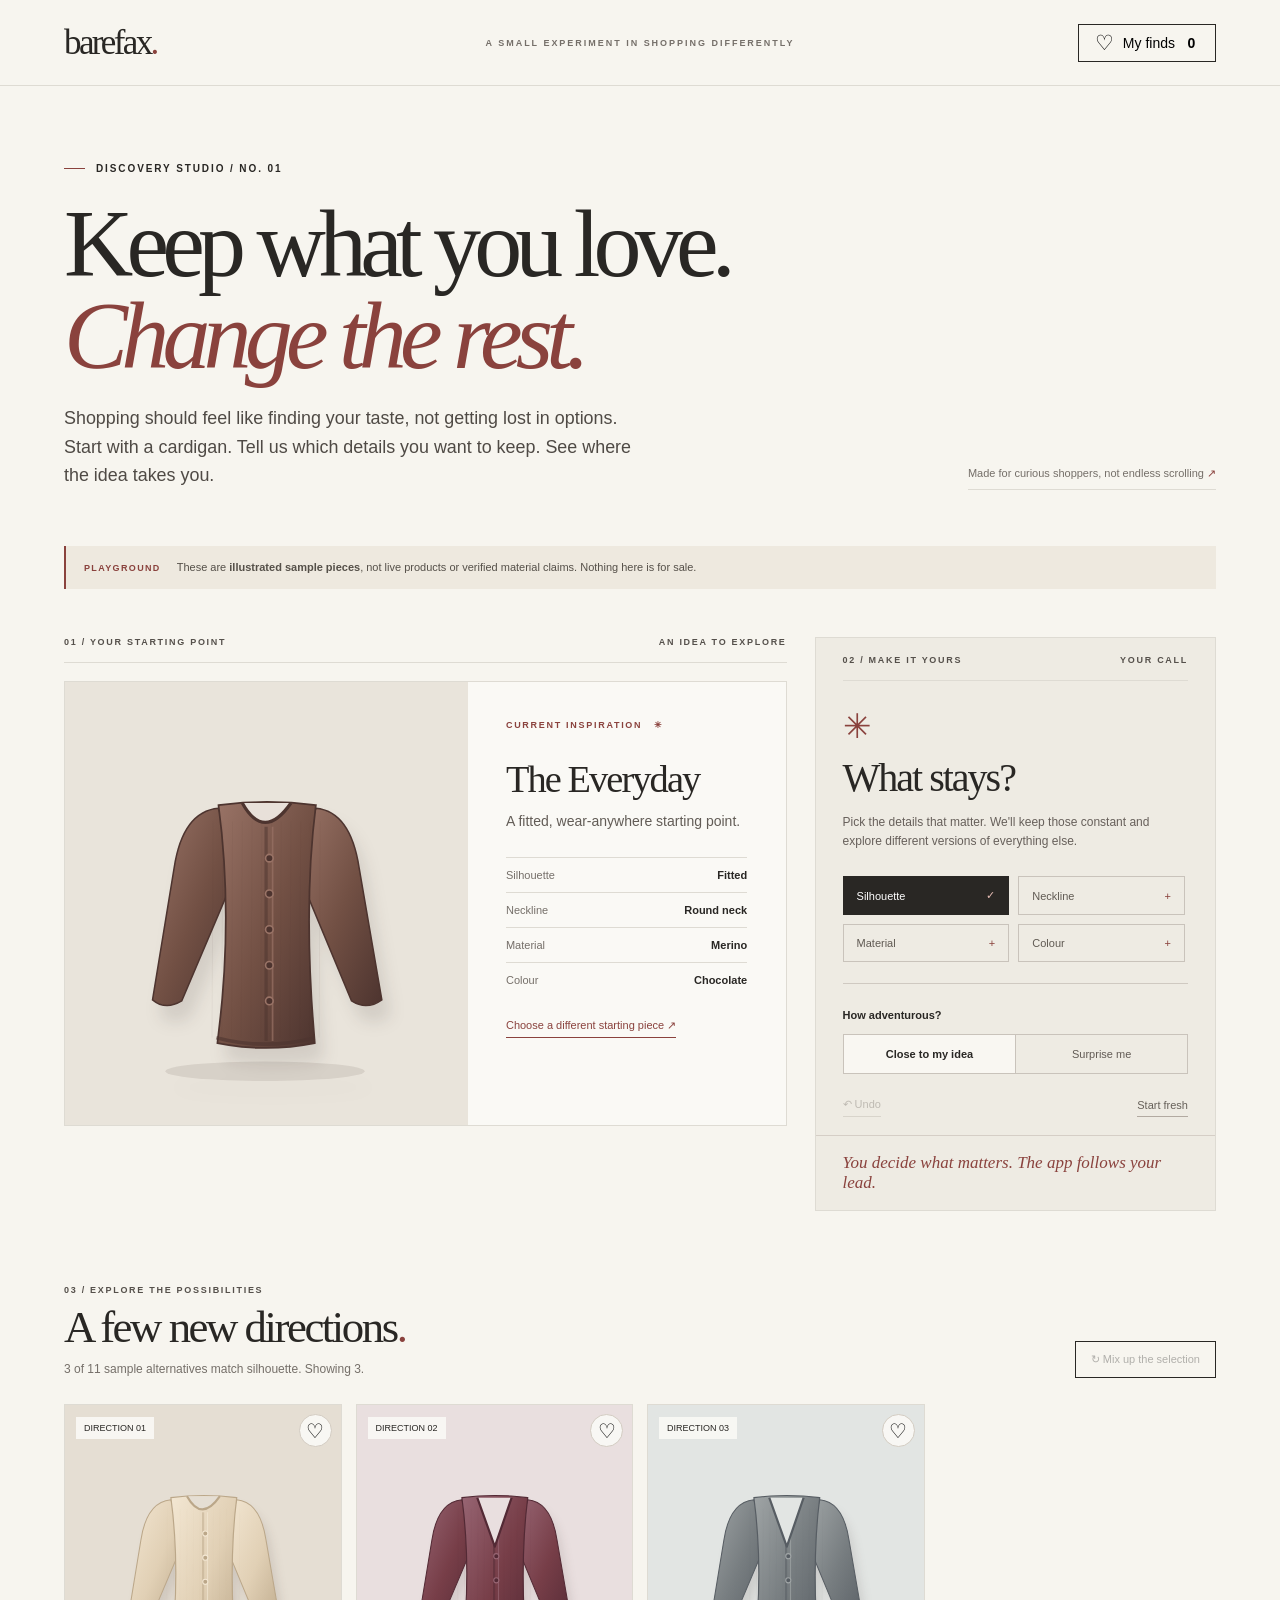
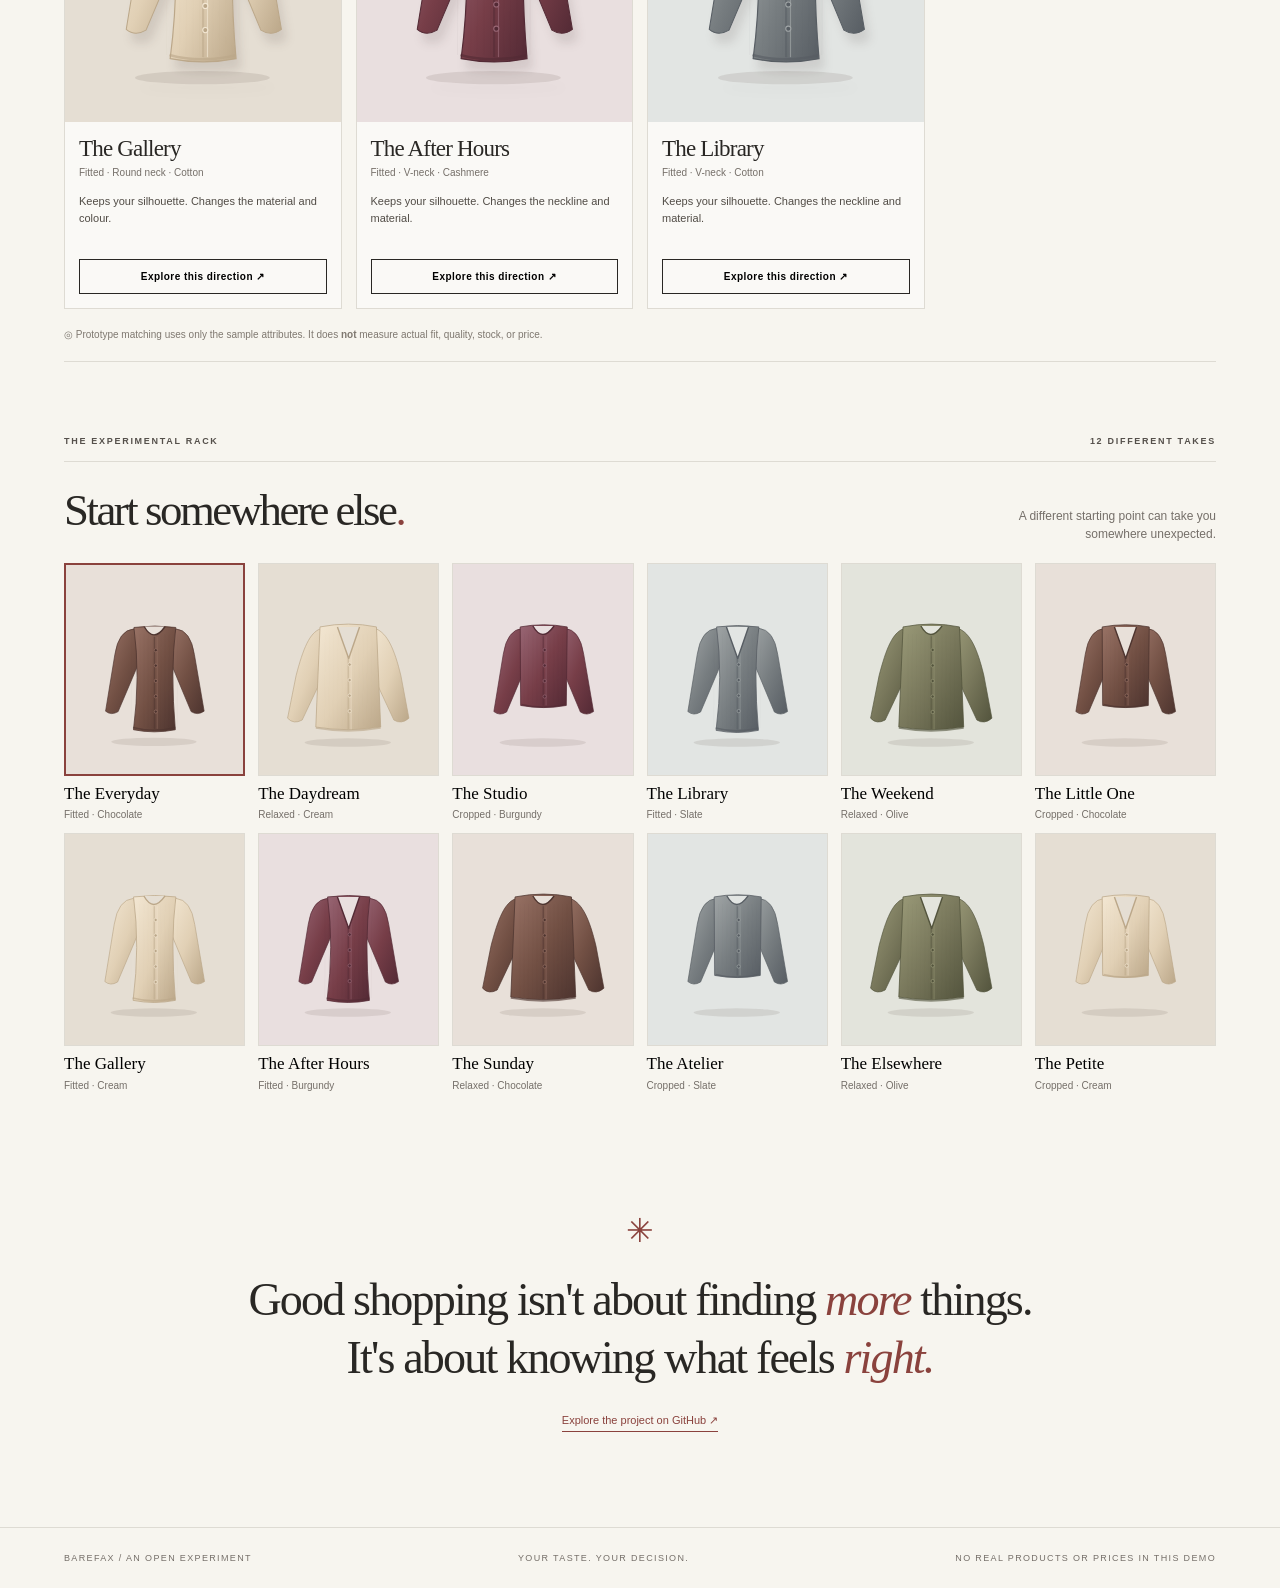
<file: studio/index.html>
<!doctype html>
<html lang="en">
<head>
  <meta charset="utf-8">
  <meta name="viewport" content="width=device-width, initial-scale=1">
  <meta name="color-scheme" content="light">
  <title>Barefax Studio — an experiment in shopping differently</title>
  <link rel="stylesheet" href="./styles.css">
  <script defer src="./app.js"></script>
</head>
<body>
  <a class="skip-link" href="#main">Skip to discovery</a>
  <div class="site-shell">
    <header class="masthead">
      <a class="brand" href="./index.html" aria-label="Barefax Studio home">barefax<span class="brand-dot">.</span></a>
      <span class="masthead-center">A SMALL EXPERIMENT IN SHOPPING DIFFERENTLY</span>
      <button type="button" class="saved-trigger" id="open-saved" aria-haspopup="dialog">
        <span class="icon-heart" aria-hidden="true">♡</span> My finds <span class="count" id="saved-count">0</span>
      </button>
    </header>

    <main id="main">
      <section class="intro">
        <div class="eyebrow"><span class="eyebrow-mark"></span> DISCOVERY STUDIO / NO. 01</div>
        <h1>Keep what you love.<br><em>Change the rest.</em></h1>
        <div class="intro-bottom">
          <p>Shopping should feel like finding your taste, not getting lost in options. Start with a cardigan. Tell us which details you want to keep. See where the idea takes you.</p>
          <div class="proof-pill">Made for curious shoppers, not endless scrolling <span aria-hidden="true">↗</span></div>
        </div>
      </section>

      <div class="demo-notice" role="note">
        <span class="demo-label">PLAYGROUND</span>
        <span>These are <strong>illustrated sample pieces</strong>, not live products or verified material claims. Nothing here is for sale.</span>
      </div>

      <section class="workspace" aria-label="Your discovery workspace">
        <div class="main-study">
          <div class="section-head"><span>01 / YOUR STARTING POINT</span><span>AN IDEA TO EXPLORE</span></div>
          <div class="hero-card">
            <div class="hero-visual" id="hero-art" aria-hidden="true"></div>
            <div class="hero-details">
              <div class="mini-eyebrow">CURRENT INSPIRATION <span aria-hidden="true">✳</span></div>
              <h2 id="hero-name">The Everyday</h2>
              <p id="hero-description">A considered starting point.</p>
              <div class="detail-grid" id="hero-details"></div>
              <button class="text-link" id="change-seed" type="button">Choose a different starting piece <span aria-hidden="true">↗</span></button>
            </div>
          </div>
        </div>

        <aside class="refinement" aria-labelledby="refine-heading">
          <div class="section-head"><span>02 / MAKE IT YOURS</span><span>YOUR CALL</span></div>
          <div class="refine-inner">
            <div class="tiny-icon" aria-hidden="true">✳</div>
            <h2 id="refine-heading">What stays?</h2>
            <p>Pick the details that matter. We'll keep those constant and explore different versions of everything else.</p>
            <div class="keep-controls" id="keep-controls" role="group" aria-label="Features to preserve">
              <button class="keep-chip" type="button" data-keep="silhouette" aria-pressed="true">Silhouette <span aria-hidden="true">✓</span></button>
              <button class="keep-chip" type="button" data-keep="neckline" aria-pressed="false">Neckline <span aria-hidden="true">✓</span></button>
              <button class="keep-chip" type="button" data-keep="material" aria-pressed="false">Material <span aria-hidden="true">+</span></button>
              <button class="keep-chip" type="button" data-keep="colour" aria-pressed="false">Colour <span aria-hidden="true">+</span></button>
            </div>

            <div class="fine-rule"></div>
            <h3>How adventurous?</h3>
            <div class="mode-switch" role="group" aria-label="Discovery direction">
              <button type="button" data-mode="close" class="mode-button" aria-pressed="true">Close to my idea</button>
              <button type="button" data-mode="surprise" class="mode-button" aria-pressed="false">Surprise me</button>
            </div>
            <div class="refine-actions">
              <button class="button-quiet" type="button" id="undo" disabled>↶ Undo</button>
              <button class="button-quiet" type="button" id="reset">Start fresh</button>
            </div>
          </div>
          <div class="refine-note">You decide what matters. The app follows your lead.</div>
        </aside>
      </section>

      <section class="alternatives" id="alternatives" aria-labelledby="alternatives-heading">
        <div class="results-header">
          <div>
            <div class="section-head"><span>03 / EXPLORE THE POSSIBILITIES</span></div>
            <h2 id="alternatives-heading">A few new directions<span class="period">.</span></h2>
            <p id="result-explanation" aria-live="polite">Keeping your chosen details in mind.</p>
          </div>
          <button type="button" id="reshuffle" class="shuffle-button">↻ Mix up the selection</button>
        </div>
        <div id="results" class="product-grid" aria-live="polite"></div>
        <div id="empty-results" class="empty-message" hidden>
          <span class="empty-star" aria-hidden="true">✳</span>
          <h3>That's a very specific vision.</h3>
          <p>No other sample piece has every detail you asked to keep. Unselect one detail to see more options—we won't quietly ignore your choices.</p>
        </div>
        <div class="method-note"><span aria-hidden="true">◎</span> Prototype matching uses only the sample attributes. It does <strong>not</strong> measure actual fit, quality, stock, or price.</div>
      </section>

      <section class="inspiration" id="inspiration" aria-labelledby="inspiration-heading">
        <div class="section-head"><span>THE EXPERIMENTAL RACK</span><span>12 DIFFERENT TAKES</span></div>
        <div class="inspiration-top">
          <h2 id="inspiration-heading">Start somewhere else<span class="period">.</span></h2>
          <p>A different starting point can take you somewhere unexpected.</p>
        </div>
        <div class="rack-grid" id="rack"></div>
      </section>

      <section class="closer">
        <span class="closer-star" aria-hidden="true">✳</span>
        <p>Good shopping isn't about finding <em>more</em> things.<br>It's about knowing what feels <em>right.</em></p>
        <a class="text-link" href="https://github.com/desiraesidhu17-del/worth-it-scorer" target="_blank" rel="noopener noreferrer">Explore the project on GitHub ↗</a>
      </section>
    </main>
    <footer class="footer"><span>BAREFAX / AN OPEN EXPERIMENT</span><span>YOUR TASTE. YOUR DECISION.</span><span>NO REAL PRODUCTS OR PRICES IN THIS DEMO</span></footer>
  </div>

  <dialog id="saved-dialog" class="studio-dialog" aria-labelledby="saved-heading">
    <div class="dialog-heading">
      <div><span class="mini-eyebrow">YOUR LITTLE COLLECTION</span><h2 id="saved-heading">Things worth keeping.</h2></div>
      <button type="button" class="close-dialog" data-close="saved-dialog" aria-label="Close saved finds">✕</button>
    </div>
    <p class="dialog-help">Saved on this browser only. Nothing is uploaded or shared. Choose two or three pieces to compare their demo attributes.</p>
    <div id="saved-items" class="saved-items"></div>
    <div class="dialog-actions">
      <button type="button" id="compare-saved" class="button-primary" disabled>Compare selected</button>
      <button type="button" data-close="saved-dialog" class="button-secondary">Back to exploring</button>
    </div>
  </dialog>

  <dialog id="compare-dialog" class="studio-dialog compare-dialog" aria-labelledby="compare-heading">
    <div class="dialog-heading">
      <div><span class="mini-eyebrow">SIDE BY SIDE</span><h2 id="compare-heading">See what changes.</h2></div>
      <button type="button" class="close-dialog" data-close="compare-dialog" aria-label="Close comparison">✕</button>
    </div>
    <div id="comparison" class="comparison-table"></div>
    <p class="dialog-help">This is an attribute comparison of fictional examples, not a product-quality verdict. Later, verified Barefax evidence can live here.</p>
    <div class="dialog-actions"><button type="button" class="button-primary" data-close="compare-dialog">Keep exploring</button></div>
  </dialog>
</body>
</html>
</file>
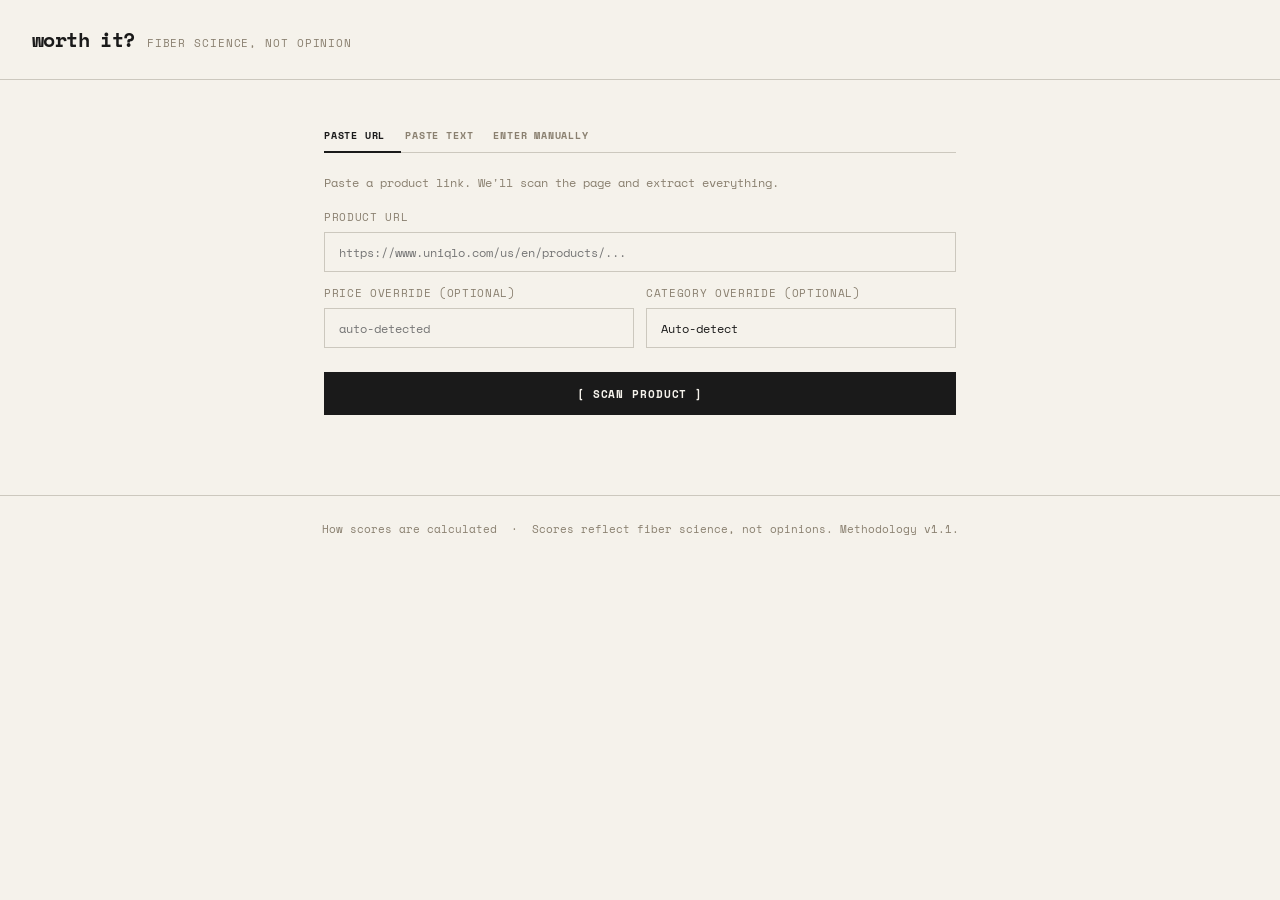
<file: templates/index.html>
<!DOCTYPE html>
<html lang="en">
<head>
  <meta charset="UTF-8" />
  <meta name="viewport" content="width=device-width, initial-scale=1.0" />
  <title>Worth It?</title>
  <link rel="preconnect" href="https://fonts.googleapis.com" />
  <link rel="preconnect" href="https://fonts.gstatic.com" crossorigin />
  <link href="https://fonts.googleapis.com/css2?family=Space+Mono:ital,wght@0,400;0,700;1,400&display=swap" rel="stylesheet" />
  <link rel="stylesheet" href="/static/style.css" />
</head>
<body>

  <header>
    <span class="logo">worth it?</span>
    <span class="tagline">fiber science, not opinion</span>
  </header>

  <main>
    <!-- Input panel -->
    <section id="input-panel">
      <div class="tabs">
        <button class="tab active" data-tab="url">Paste URL</button>
        <button class="tab" data-tab="text">Paste text</button>
        <button class="tab" data-tab="manual">Enter manually</button>
      </div>

      <!-- ── Tab A: URL scan ──────────────────────────────────────────────── -->
      <div id="url-form" class="tab-content active">
        <p class="tab-hint">Paste a product link. We'll scan the page and extract everything.</p>
        <div class="field">
          <label for="url-input">Product URL</label>
          <input
            id="url-input"
            type="url"
            placeholder="https://www.uniqlo.com/us/en/products/..."
            autocomplete="off"
            spellcheck="false"
          />
        </div>
        <div class="field-row two-col" style="margin-top:12px">
          <div class="field">
            <label for="price-url">Price override <span class="optional">(optional)</span></label>
            <input id="price-url" type="number" min="0" step="0.01" placeholder="auto-detected" />
          </div>
          <div class="field">
            <label for="category-url">Category override <span class="optional">(optional)</span></label>
            <select id="category-url">
              <option value="">Auto-detect</option>
              <option value="sweater">Sweater / knitwear</option>
              <option value="t-shirt">T-shirt / top</option>
              <option value="dress">Dress / skirt</option>
              <option value="jeans">Jeans / trousers</option>
              <option value="outerwear">Jacket / coat</option>
              <option value="activewear">Activewear</option>
            </select>
          </div>
        </div>
        <button id="btn-score-url" type="button" class="btn-score">[ SCAN PRODUCT ]</button>
      </div>

      <!-- ── Tab B: Paste text ────────────────────────────────────────────── -->
      <div id="text-form" class="tab-content">
        <p class="tab-hint">
          Copy any text from the product page — the description, materials section, or care label — and paste it here. No formatting needed.
        </p>
        <div class="field">
          <label for="raw-text">Product description</label>
          <textarea
            id="raw-text"
            rows="6"
            placeholder="e.g. Material: 52% Acrylic, 48% Polyester&#10;Care: Machine wash cold&#10;$148.00&#10;&#10;Paste anything from the product page."
          ></textarea>
        </div>
        <div class="field-row two-col" style="margin-top:12px">
          <div class="field">
            <label for="price-text">Price override <span class="optional">(optional)</span></label>
            <input id="price-text" type="number" min="0" step="0.01" placeholder="auto-detected" />
          </div>
          <div class="field">
            <label for="category-text">Category override <span class="optional">(optional)</span></label>
            <select id="category-text">
              <option value="">Auto-detect</option>
              <option value="sweater">Sweater / knitwear</option>
              <option value="t-shirt">T-shirt / top</option>
              <option value="dress">Dress / skirt</option>
              <option value="jeans">Jeans / trousers</option>
              <option value="outerwear">Jacket / coat</option>
              <option value="activewear">Activewear</option>
            </select>
          </div>
        </div>
        <button id="btn-score-text" type="button" class="btn-score">[ EXTRACT + SCORE ]</button>
      </div>

      <!-- ── Tab C: Manual entry ──────────────────────────────────────────── -->
      <form id="manual-form" class="tab-content">
        <p class="tab-hint">Enter the fiber composition directly. Use the format: 52% acrylic, 48% polyester</p>
        <div class="field">
          <label for="composition-text">Fiber composition</label>
          <input
            id="composition-text"
            type="text"
            placeholder="e.g. 52% acrylic, 48% polyester"
            autocomplete="off"
          />
        </div>
        <div class="field-row two-col" style="margin-top:12px">
          <div class="field">
            <label for="price-manual">Price (USD)</label>
            <input id="price-manual" type="number" min="0" step="0.01" placeholder="148" />
          </div>
          <div class="field">
            <label for="category-manual">Category</label>
            <select id="category-manual">
              <option value="other">Select…</option>
              <option value="sweater">Sweater / knitwear</option>
              <option value="t-shirt">T-shirt / top</option>
              <option value="dress">Dress / skirt</option>
              <option value="jeans">Jeans / trousers</option>
              <option value="outerwear">Jacket / coat</option>
              <option value="activewear">Activewear</option>
            </select>
          </div>
        </div>
        <button type="submit" class="btn-score">[ SCORE IT ]</button>
      </form>

    </section>

    <!-- Loading -->
    <div id="loading" hidden>
      <div class="spinner"></div>
      <p id="loading-msg">Analysing fiber composition…</p>
    </div>

    <!-- Error -->
    <div id="error-box" hidden>
      <p id="error-msg"></p>
      <p id="error-action" class="error-action"></p>
    </div>

    <!-- Result card -->
    <section id="result-card" hidden>
      <div id="card-inner">

        <div class="card-top">
          <p id="card-headline" class="card-headline"></p>
          <p id="card-headline-sub" class="card-headline-sub"></p>

          <div id="watch-for-row" class="watch-for-row" hidden>
            <span class="watch-for-label">Watch for:</span>
            <span id="watch-for-items"></span>
          </div>

          <div class="score-line">
            <span id="score-number" class="score-number">—</span>
            <span id="score-sep" class="score-sep"> / 100  ·  </span>
            <span id="score-band-label" class="score-band-label"></span>
          </div>

          <p class="score-framing">This score measures durability vs price — not comfort or feel.</p>

          <div class="confidence-badge">
            <span id="confidence-label"></span>
            <span id="confidence-note" class="confidence-note"></span>
          </div>

          <p id="verdict-sentence" class="verdict-sentence"></p>
        </div>

        <div class="section-header">/MATERIAL ANALYSIS</div>
        <div class="stats-row">
          <div class="stat">
            <span class="stat-label">Material durability</span>
            <span id="stat-material" class="stat-value">—</span>
          </div>
          <div id="construction-stat-row" class="stat" hidden>
            <span class="stat-label">Construction</span>
            <span id="stat-construction" class="stat-value">—</span>
          </div>
          <div id="price-fit-stat" class="stat">
            <span class="stat-label">Price fit</span>
            <span id="stat-pressure" class="stat-value">—</span>
          </div>
          <div id="cpw-stat-row" class="stat">
            <span class="stat-label">Est. cost per wear</span>
            <span id="stat-cpw" class="stat-value">—</span>
          </div>
        </div>

        <div id="cpw-note" class="price-detail" hidden></div>

        <div id="price-detail" class="price-detail"></div>

        <div id="technical-analysis" class="technical-analysis" hidden>
          <div class="section-header">/TECHNICAL ANALYSIS</div>
          <div id="technical-specs" class="stats-row technical-specs"></div>
          <p id="technical-compare" class="technical-compare" hidden></p>
        </div>

        <div class="section-header">/PROPERTIES</div>
        <p class="properties-attribution">Fiber class averages — ASTM D4970/D5034</p>
        <div class="property-bars">
          <div class="prop-row"><span>Pilling resistance</span><div class="bar-track"><div class="bar" id="bar-pilling"></div></div><span id="val-pilling" class="prop-val"></span></div>
          <div class="prop-row"><span>Tensile strength</span><div class="bar-track"><div class="bar" id="bar-tensile"></div></div><span id="val-tensile" class="prop-val"></span></div>
          <div class="prop-row"><span>Colorfastness</span><div class="bar-track"><div class="bar" id="bar-colorfastness"></div></div><span id="val-colorfastness" class="prop-val"></span></div>
          <div class="prop-row"><span>Moisture management</span><div class="bar-track"><div class="bar" id="bar-moisture"></div></div><span id="val-moisture" class="prop-val"></span></div>
        </div>

        <div class="section-header section-header-construction">/CONSTRUCTION</div>
        <!-- Construction score -->
        <div id="construction-not-assessed" class="construction-not-assessed" hidden>
          <span class="construction-na-label">Construction not assessed</span>
          <p id="construction-floor-note-na" class="construction-floor-note"></p>
        </div>
        <div id="construction-row" class="construction-row" hidden>
          <div class="prop-row">
            <span>Construction</span>
            <div class="bar-track"><div class="bar" id="bar-construction"></div></div>
            <span id="construction-score" class="prop-val">—</span>
          </div>
          <p id="construction-floor-note" class="construction-floor-note"></p>
          <ul id="construction-signals" class="construction-signals"></ul>
        </div>

        <div class="card-footer">
          <button id="btn-download" class="btn-download">[ DOWNLOAD CARD ]</button>
          <button id="btn-reset" class="btn-reset">[ SCORE ANOTHER ]</button>
        </div>

      </div>
    </section>

  </main>

  <footer>
    <a href="/methodology">How scores are calculated</a>
    &nbsp;·&nbsp;
    <span>Scores reflect fiber science, not opinions. Methodology v1.1.</span>
  </footer>

  <script src="/static/app.js"></script>
</body>
</html>
</file>
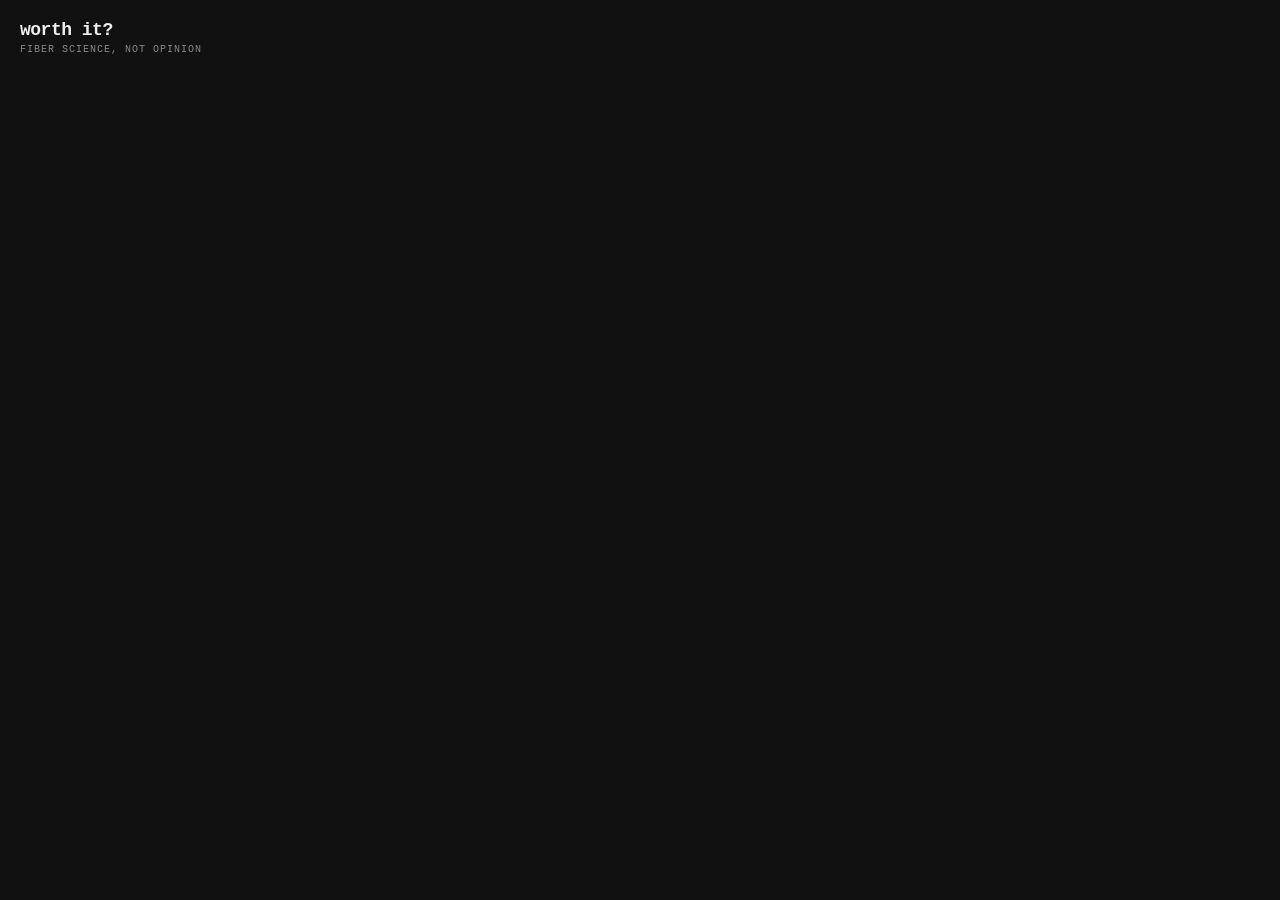
<file: extension/popup.html>
<!DOCTYPE html>
<html lang="en">
<head>
  <meta charset="UTF-8">
  <meta name="viewport" content="width=device-width, initial-scale=1.0">
  <title>worth it?</title>
  <style>
    * { box-sizing: border-box; margin: 0; padding: 0; }
    body {
      width: 280px;
      font-family: 'Space Mono', 'Courier New', monospace;
      background: #111;
      color: #eee;
      padding: 20px;
    }
    .logo { font-size: 18px; font-weight: 700; letter-spacing: -0.5px; margin-bottom: 4px; }
    .tagline {
      font-size: 10px; color: #888; text-transform: uppercase;
      letter-spacing: 1px; margin-bottom: 20px;
    }

    /* ── Verdict chip ── */
    .verdict-chip {
      display: inline-block;
      padding: 6px 14px;
      font-size: 12px;
      font-weight: 700;
      letter-spacing: 0.08em;
      margin-bottom: 10px;
    }
    .verdict-chip.worth_it        { background: #4caf50; color: #111; }
    .verdict-chip.mixed           { background: #f5820a; color: #111; }
    .verdict-chip.overpriced      { background: #e53935; color: #eee; }
    .verdict-chip.not_enough_info { background: #555;    color: #eee; }

    .verdict-label { font-size: 11px; color: #888; margin-bottom: 16px; line-height: 1.5; }

    /* ── Buttons ── */
    .btn {
      display: block; width: 100%;
      padding: 10px;
      background: transparent;
      color: #eee;
      border: 1px solid #555;
      font-family: inherit;
      font-size: 12px;
      font-weight: 600;
      letter-spacing: 0.05em;
      cursor: pointer;
      transition: background 0.15s, color 0.15s;
      margin-bottom: 8px;
    }
    .btn:hover:not(:disabled) { background: #eee; color: #111; }
    .btn:disabled { opacity: 0.4; cursor: default; }
    .btn.primary { background: #f5820a; color: #111; border-color: #f5820a; }
    .btn.primary:hover:not(:disabled) { background: #d46a00; border-color: #d46a00; }

    #status { margin-top: 8px; font-size: 11px; color: #888; min-height: 16px; }
    #status.error { color: #e07070; }

    /* States hidden by default; popup.js shows the right one */
    #state-scanning, #state-done, #state-manual { display: none; }
  </style>
</head>
<body>
  <div class="logo">worth it?</div>
  <div class="tagline">Fiber science, not opinion</div>

  <!-- State: passive scan in progress -->
  <div id="state-scanning">
    <p style="color:#888;font-size:12px;line-height:1.6;">Scanning product…</p>
  </div>

  <!-- State: passive scan complete — show verdict + open card -->
  <div id="state-done">
    <div id="verdict-chip" class="verdict-chip"></div>
    <p id="verdict-label" class="verdict-label"></p>
    <button id="btn-open-card" class="btn primary">[ OPEN FULL CARD ]</button>
    <button id="btn-rescan" class="btn">[ RE-SCAN ]</button>
  </div>

  <!-- State: no passive result — manual scan fallback -->
  <div id="state-manual">
    <button id="btn-scan" class="btn primary">[ SCAN PRODUCT ]</button>
  </div>

  <div id="status"></div>

  <script src="popup.js"></script>
</body>
</html>
</file>
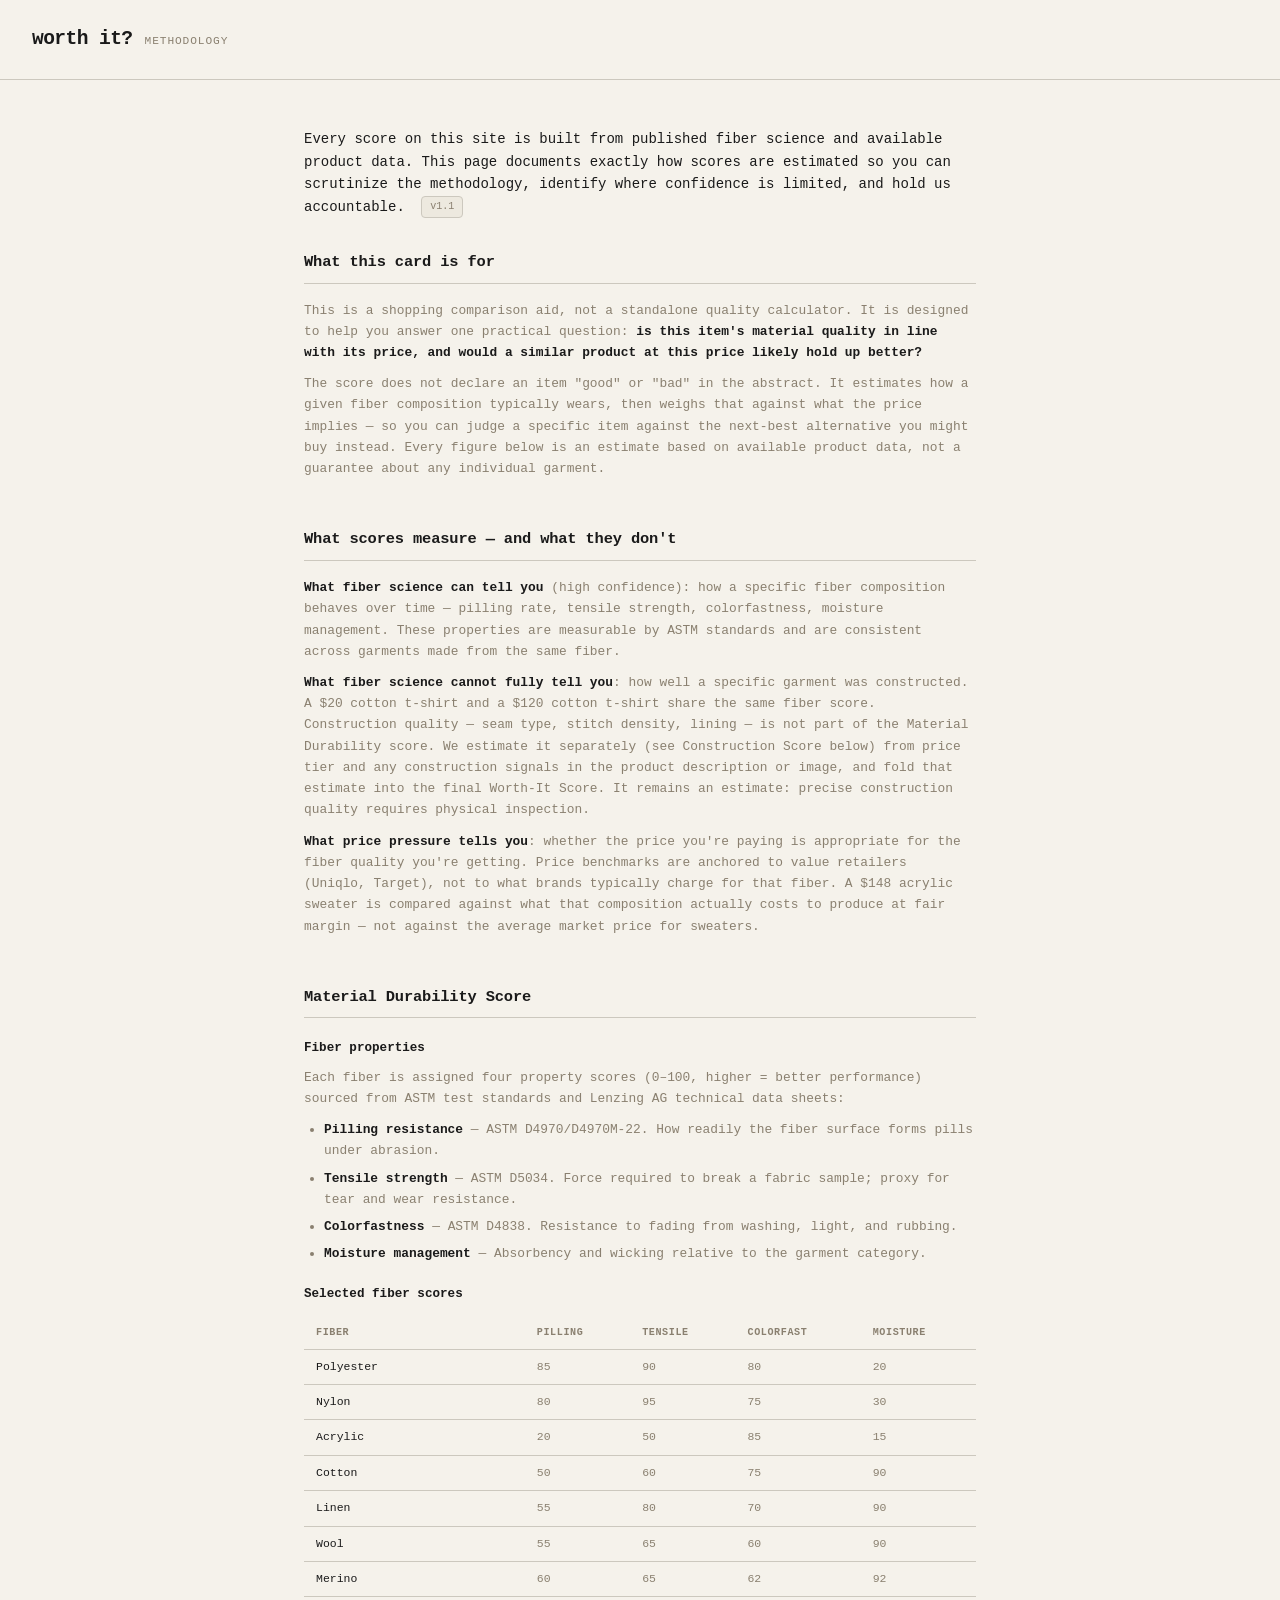
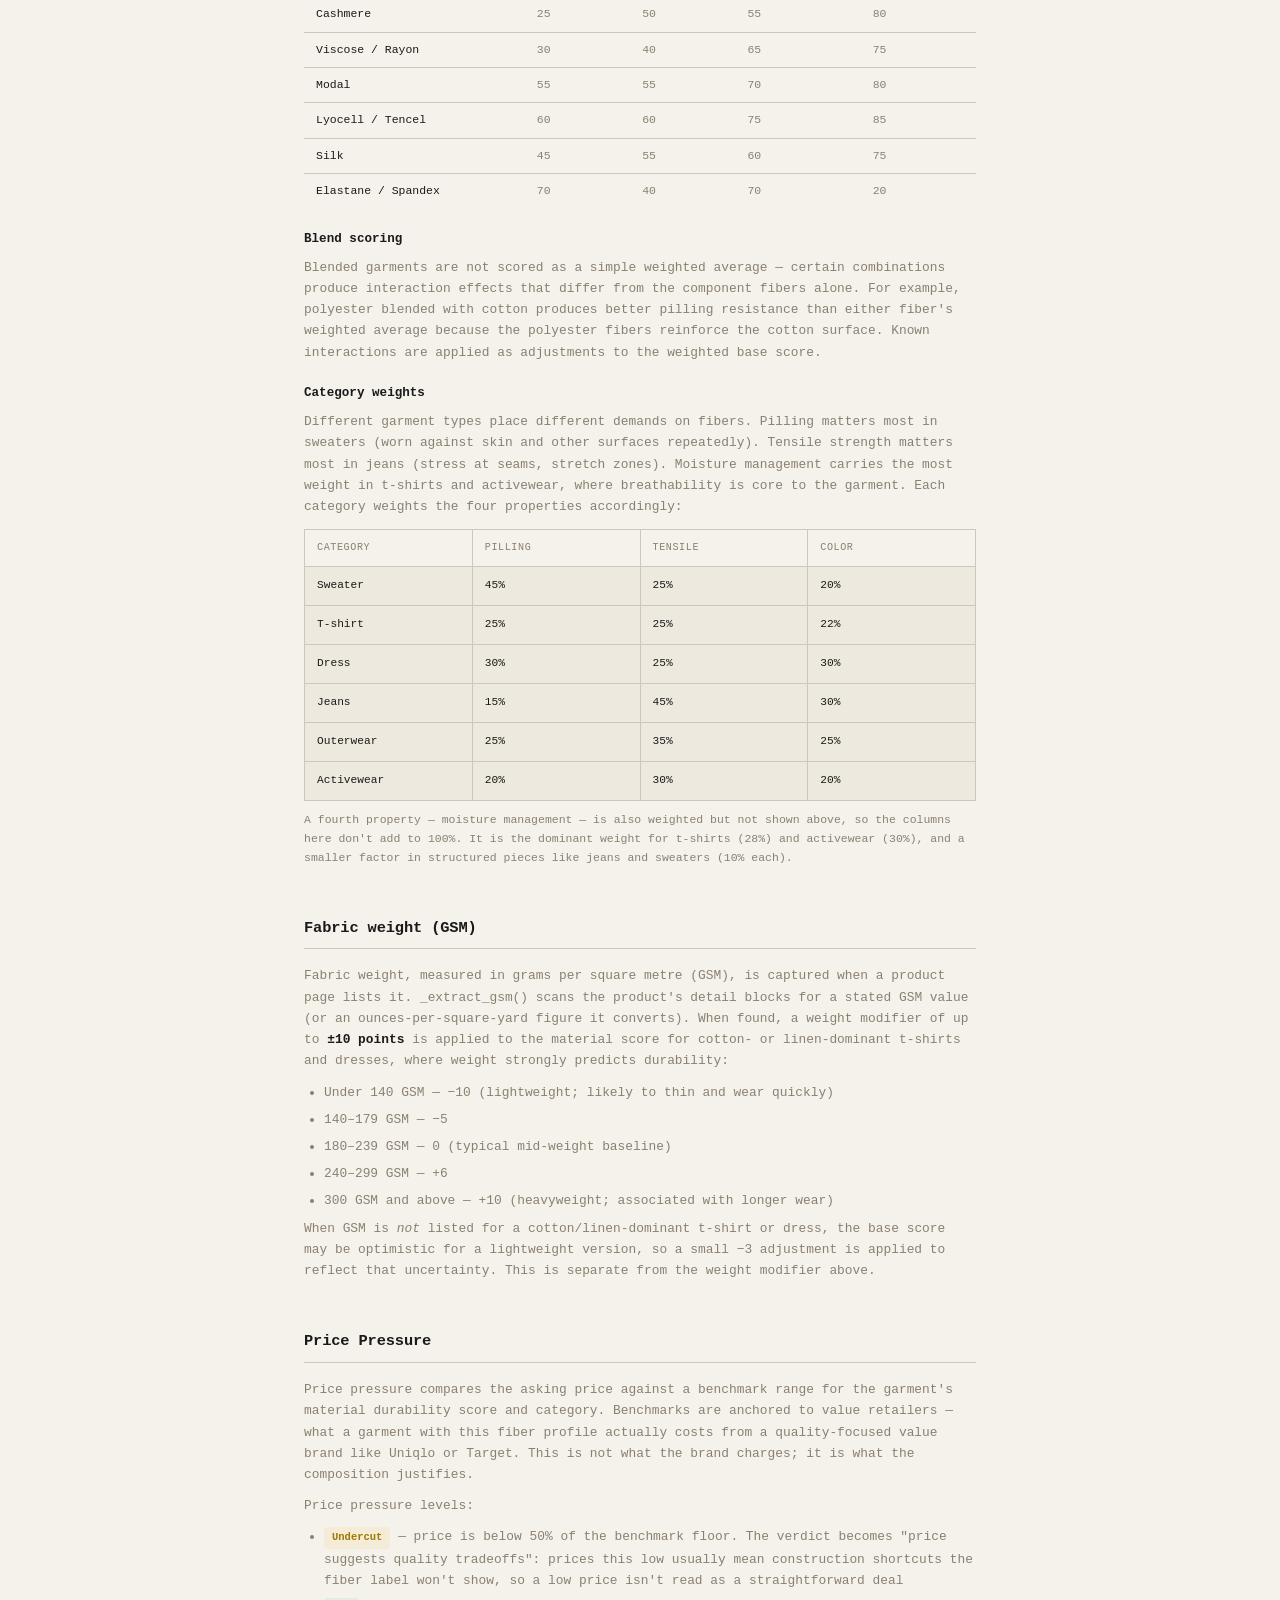
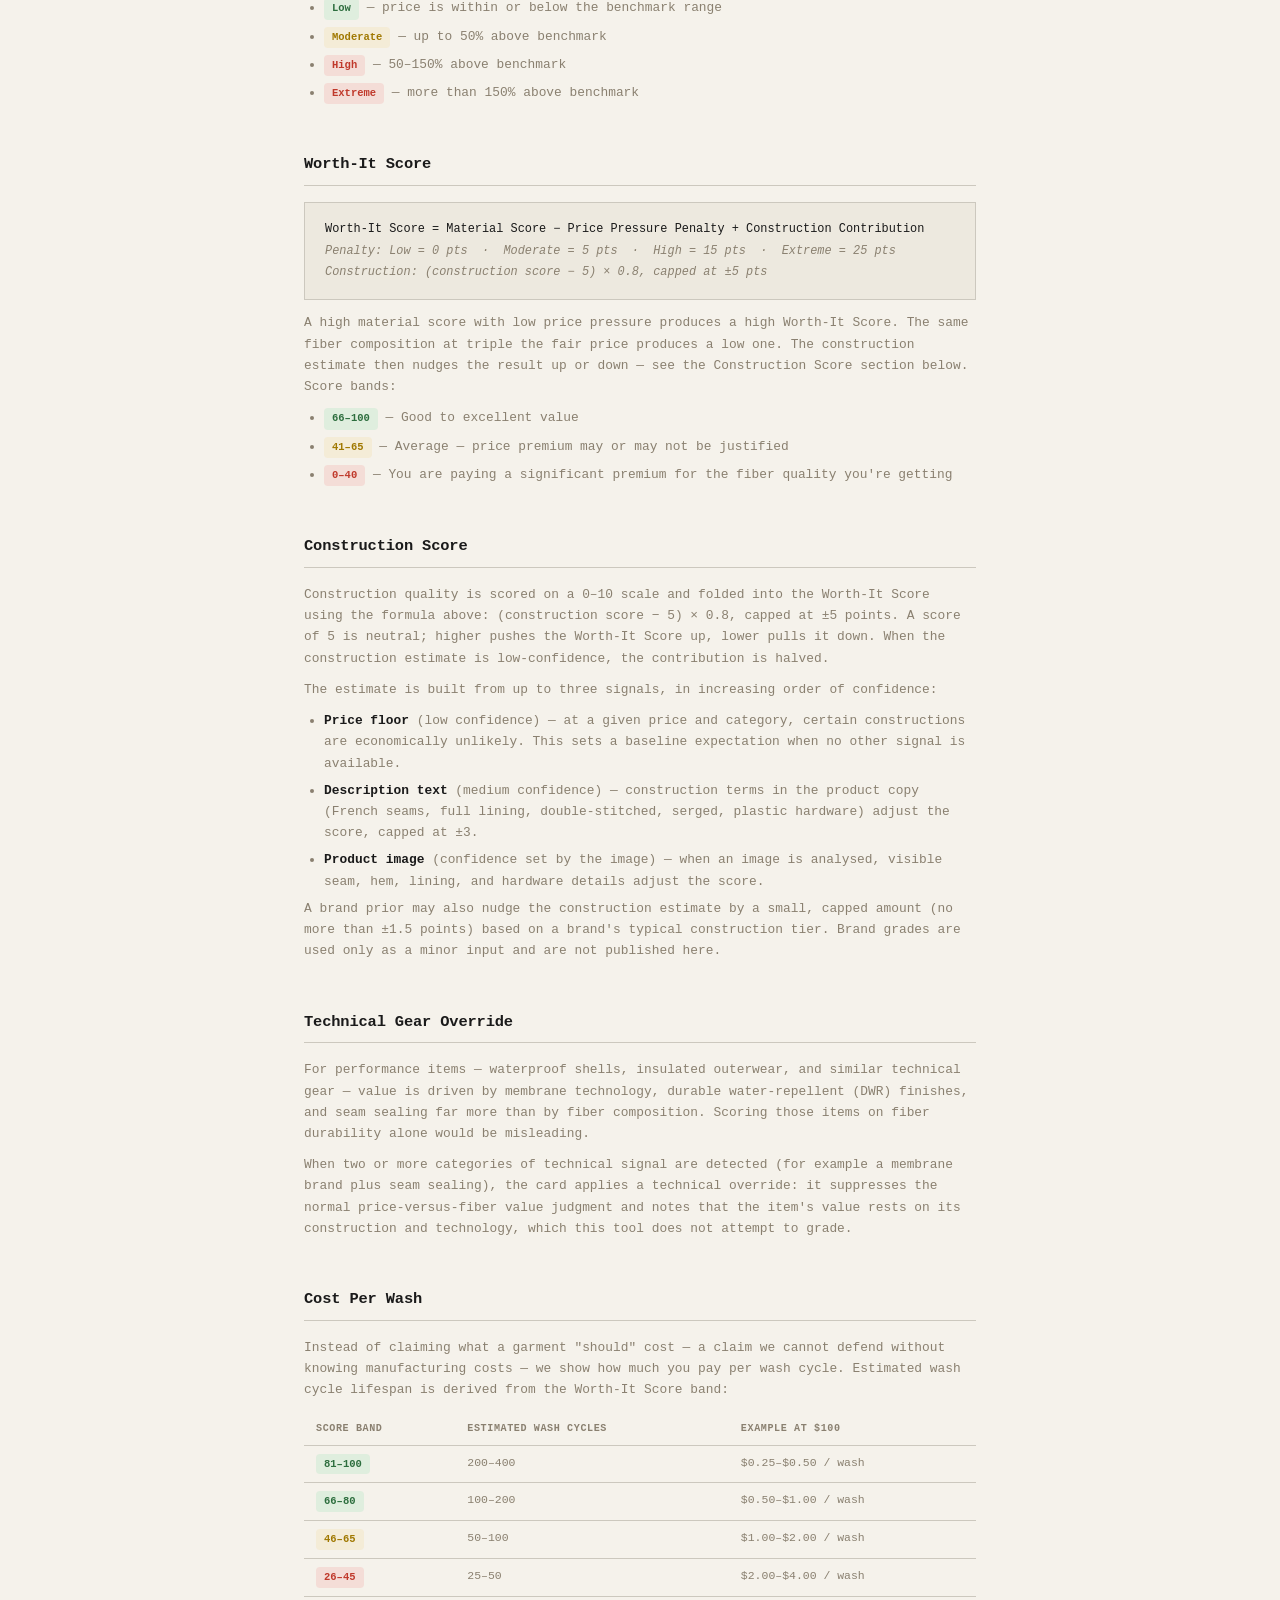
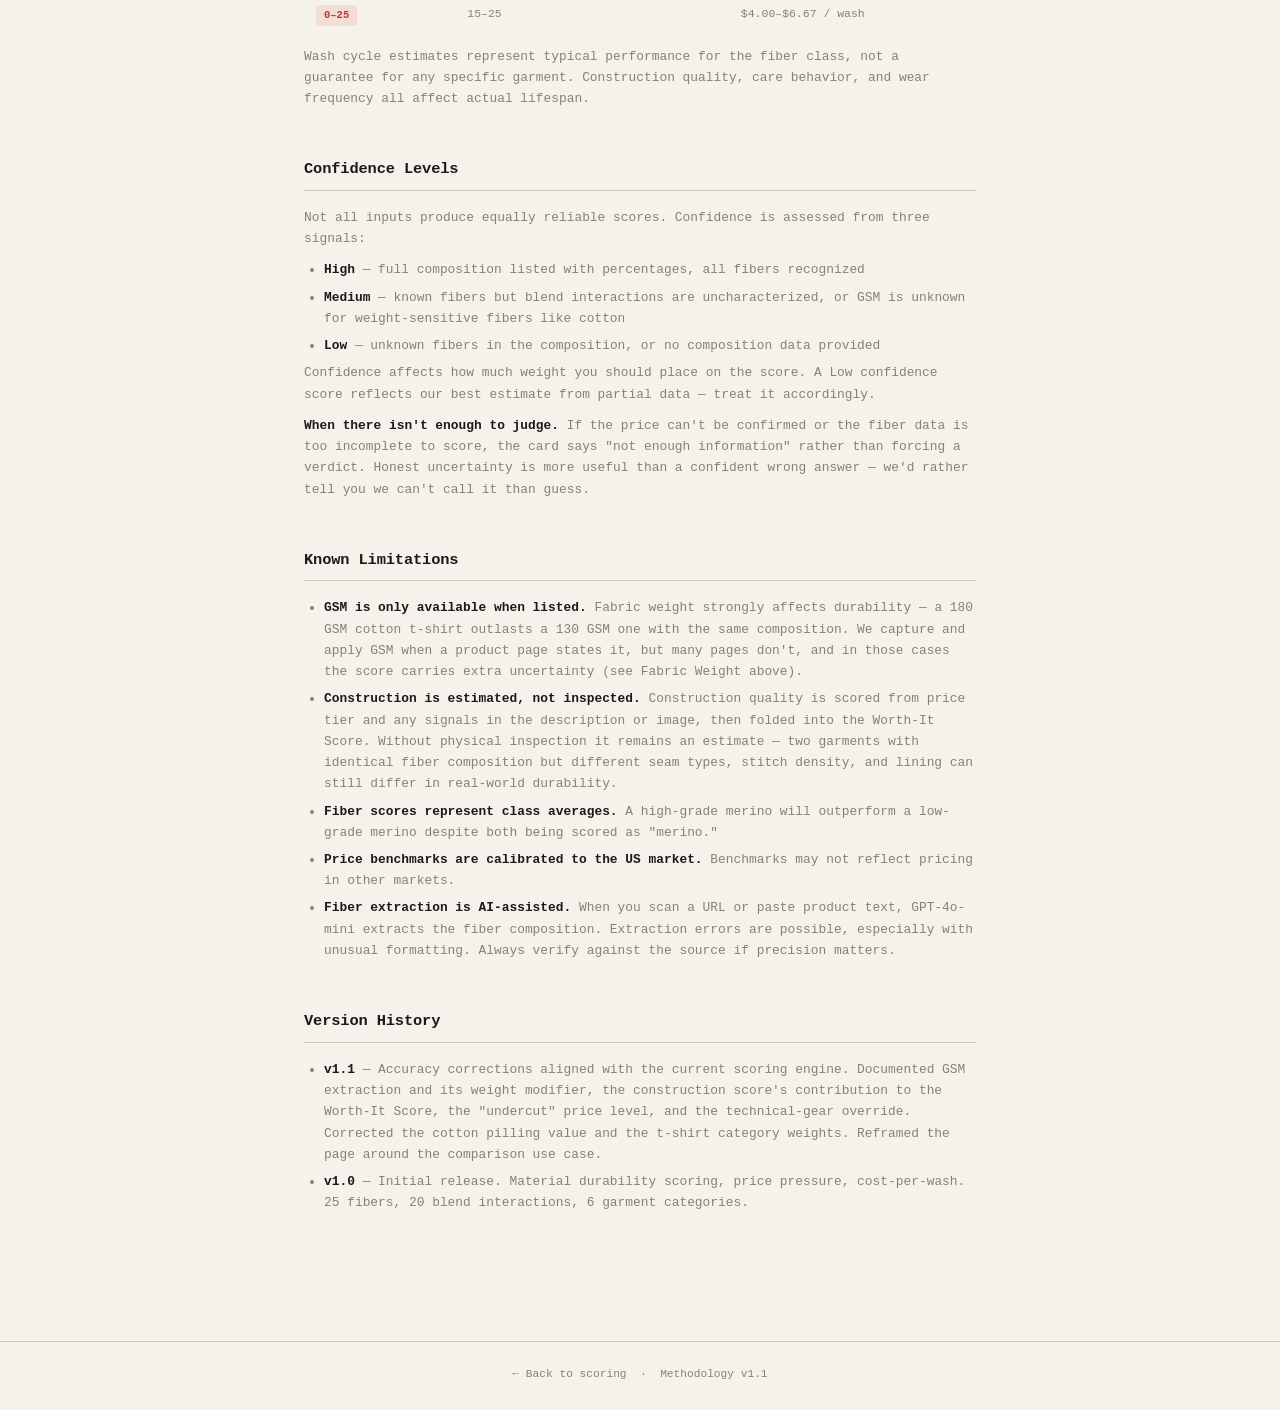
<file: templates/methodology.html>
<!DOCTYPE html>
<html lang="en">
<head>
  <meta charset="UTF-8" />
  <meta name="viewport" content="width=device-width, initial-scale=1.0" />
  <title>How scores are calculated — worth it?</title>
  <link rel="stylesheet" href="/static/style.css" />
  <style>
    .method-section { margin-bottom: 48px; }
    .method-section h2 {
      font-size: 1.1rem;
      font-weight: 600;
      margin-bottom: 16px;
      padding-bottom: 8px;
      border-bottom: 1px solid var(--border);
      letter-spacing: -0.01em;
    }
    .method-section h3 {
      font-size: 0.9rem;
      font-weight: 600;
      color: var(--text);
      margin: 20px 0 8px;
    }
    .method-section p, .method-section li {
      font-size: 0.92rem;
      color: var(--muted);
      line-height: 1.65;
      margin-bottom: 10px;
    }
    .method-section ul { padding-left: 20px; }
    .method-section li { margin-bottom: 6px; }

    .fiber-table {
      width: 100%;
      border-collapse: collapse;
      font-size: 0.82rem;
      margin-top: 12px;
    }
    .fiber-table th {
      text-align: left;
      color: var(--muted);
      text-transform: uppercase;
      letter-spacing: 0.06em;
      font-size: 0.72rem;
      padding: 8px 12px;
      border-bottom: 1px solid var(--border);
    }
    .fiber-table td {
      padding: 8px 12px;
      border-bottom: 1px solid var(--border);
      color: var(--muted);
      vertical-align: top;
    }
    .fiber-table td:first-child { color: var(--text); font-weight: 500; }
    .fiber-table tr:last-child td { border-bottom: none; }

    .score-pill {
      display: inline-block;
      padding: 2px 8px;
      border-radius: 4px;
      font-size: 0.75rem;
      font-weight: 600;
    }
    .pill-green { background: rgba(64,200,122,0.12); color: var(--green); }
    .pill-yellow { background: rgba(232,184,64,0.12); color: var(--yellow); }
    .pill-red { background: rgba(232,64,64,0.12); color: var(--red); }

    .formula-box {
      background: var(--surface);
      border: 1px solid var(--border);
      border-radius: var(--radius);
      padding: 16px 20px;
      font-family: var(--mono);
      font-size: 0.85rem;
      color: var(--text);
      margin: 12px 0;
      line-height: 1.8;
    }
    .formula-box .comment { color: var(--muted); font-style: italic; }

    .weight-grid {
      display: grid;
      grid-template-columns: repeat(4, 1fr);
      gap: 1px;
      background: var(--border);
      border: 1px solid var(--border);
      border-radius: var(--radius);
      overflow: hidden;
      margin-top: 12px;
      font-size: 0.8rem;
    }
    .weight-cell {
      background: var(--surface);
      padding: 10px 12px;
    }
    .weight-cell.header {
      background: var(--bg);
      color: var(--muted);
      text-transform: uppercase;
      letter-spacing: 0.06em;
      font-size: 0.72rem;
    }
    .weight-cell.category-name { color: var(--text); font-weight: 500; }
    .version-tag {
      display: inline-block;
      font-size: 0.72rem;
      color: var(--muted);
      background: var(--surface);
      border: 1px solid var(--border);
      padding: 2px 8px;
      border-radius: 4px;
      margin-left: 8px;
      font-family: var(--mono);
      vertical-align: middle;
    }

    @media (max-width: 520px) {
      .weight-grid { grid-template-columns: repeat(2, 1fr); }
      .weight-grid .weight-cell.header:nth-child(n+3) { display: none; }
    }
  </style>
</head>
<body>

  <header>
    <a href="/" class="logo">worth it?</a>
    <span class="tagline">methodology</span>
  </header>

  <main style="max-width: 720px;">

    <div class="method-section" style="margin-top: 8px; margin-bottom: 32px;">
      <p style="font-size: 1rem; color: var(--text); line-height: 1.6;">
        Every score on this site is built from published fiber science and available product data.
        This page documents exactly how scores are estimated so you can scrutinize the methodology,
        identify where confidence is limited, and hold us accountable.
        <span class="version-tag">v1.1</span>
      </p>
    </div>

    <!-- ── What the card is for ──────────────────────────────────────────── -->
    <div class="method-section">
      <h2>What this card is for</h2>
      <p>
        This is a shopping comparison aid, not a standalone quality calculator.
        It is designed to help you answer one practical question:
        <strong style="color: var(--text);">is this item's material quality in line with its price,
        and would a similar product at this price likely hold up better?</strong>
      </p>
      <p>
        The score does not declare an item "good" or "bad" in the abstract. It estimates how a given
        fiber composition typically wears, then weighs that against what the price implies — so you can
        judge a specific item against the next-best alternative you might buy instead. Every figure below
        is an estimate based on available product data, not a guarantee about any individual garment.
      </p>
    </div>

    <!-- ── What scores measure ───────────────────────────────────────────── -->
    <div class="method-section">
      <h2>What scores measure — and what they don't</h2>
      <p>
        <strong style="color: var(--text);">What fiber science can tell you</strong> (high confidence):
        how a specific fiber composition behaves over time — pilling rate, tensile strength,
        colorfastness, moisture management. These properties are measurable by ASTM standards
        and are consistent across garments made from the same fiber.
      </p>
      <p>
        <strong style="color: var(--text);">What fiber science cannot fully tell you</strong>:
        how well a specific garment was constructed.
        A $20 cotton t-shirt and a $120 cotton t-shirt share the same fiber score.
        Construction quality — seam type, stitch density, lining — is not part of the Material
        Durability score. We estimate it separately (see Construction Score below) from price tier
        and any construction signals in the product description or image, and fold that estimate
        into the final Worth-It Score. It remains an estimate: precise construction quality requires
        physical inspection.
      </p>
      <p>
        <strong style="color: var(--text);">What price pressure tells you</strong>:
        whether the price you're paying is appropriate for the fiber quality you're getting.
        Price benchmarks are anchored to value retailers (Uniqlo, Target), not to what brands
        typically charge for that fiber. A $148 acrylic sweater is compared against what that
        composition actually costs to produce at fair margin — not against the average market
        price for sweaters.
      </p>
    </div>

    <!-- ── Material durability score ─────────────────────────────────────── -->
    <div class="method-section">
      <h2>Material Durability Score</h2>

      <h3>Fiber properties</h3>
      <p>
        Each fiber is assigned four property scores (0–100, higher = better performance)
        sourced from ASTM test standards and Lenzing AG technical data sheets:
      </p>
      <ul>
        <li><strong style="color:var(--text)">Pilling resistance</strong> — ASTM D4970/D4970M-22. How readily the fiber surface forms pills under abrasion.</li>
        <li><strong style="color:var(--text)">Tensile strength</strong> — ASTM D5034. Force required to break a fabric sample; proxy for tear and wear resistance.</li>
        <li><strong style="color:var(--text)">Colorfastness</strong> — ASTM D4838. Resistance to fading from washing, light, and rubbing.</li>
        <li><strong style="color:var(--text)">Moisture management</strong> — Absorbency and wicking relative to the garment category.</li>
      </ul>

      <h3>Selected fiber scores</h3>
      <table class="fiber-table">
        <thead>
          <tr>
            <th>Fiber</th>
            <th>Pilling</th>
            <th>Tensile</th>
            <th>Colorfast</th>
            <th>Moisture</th>
          </tr>
        </thead>
        <tbody>
          <tr><td>Polyester</td><td>85</td><td>90</td><td>80</td><td>20</td></tr>
          <tr><td>Nylon</td><td>80</td><td>95</td><td>75</td><td>30</td></tr>
          <tr><td>Acrylic</td><td>20</td><td>50</td><td>85</td><td>15</td></tr>
          <tr><td>Cotton</td><td>50</td><td>60</td><td>75</td><td>90</td></tr>
          <tr><td>Linen</td><td>55</td><td>80</td><td>70</td><td>90</td></tr>
          <tr><td>Wool</td><td>55</td><td>65</td><td>60</td><td>90</td></tr>
          <tr><td>Merino</td><td>60</td><td>65</td><td>62</td><td>92</td></tr>
          <tr><td>Cashmere</td><td>25</td><td>50</td><td>55</td><td>80</td></tr>
          <tr><td>Viscose / Rayon</td><td>30</td><td>40</td><td>65</td><td>75</td></tr>
          <tr><td>Modal</td><td>55</td><td>55</td><td>70</td><td>80</td></tr>
          <tr><td>Lyocell / Tencel</td><td>60</td><td>60</td><td>75</td><td>85</td></tr>
          <tr><td>Silk</td><td>45</td><td>55</td><td>60</td><td>75</td></tr>
          <tr><td>Elastane / Spandex</td><td>70</td><td>40</td><td>70</td><td>20</td></tr>
        </tbody>
      </table>

      <h3>Blend scoring</h3>
      <p>
        Blended garments are not scored as a simple weighted average — certain combinations
        produce interaction effects that differ from the component fibers alone.
        For example, polyester blended with cotton produces better pilling resistance than
        either fiber's weighted average because the polyester fibers reinforce the cotton
        surface. Known interactions are applied as adjustments to the weighted base score.
      </p>

      <h3>Category weights</h3>
      <p>
        Different garment types place different demands on fibers.
        Pilling matters most in sweaters (worn against skin and other surfaces repeatedly).
        Tensile strength matters most in jeans (stress at seams, stretch zones).
        Moisture management carries the most weight in t-shirts and activewear, where breathability
        is core to the garment. Each category weights the four properties accordingly:
      </p>
      <div class="weight-grid">
        <div class="weight-cell header">Category</div>
        <div class="weight-cell header">Pilling</div>
        <div class="weight-cell header">Tensile</div>
        <div class="weight-cell header">Color</div>
        <div class="weight-cell category-name">Sweater</div><div class="weight-cell">45%</div><div class="weight-cell">25%</div><div class="weight-cell">20%</div>
        <div class="weight-cell category-name">T-shirt</div><div class="weight-cell">25%</div><div class="weight-cell">25%</div><div class="weight-cell">22%</div>
        <div class="weight-cell category-name">Dress</div><div class="weight-cell">30%</div><div class="weight-cell">25%</div><div class="weight-cell">30%</div>
        <div class="weight-cell category-name">Jeans</div><div class="weight-cell">15%</div><div class="weight-cell">45%</div><div class="weight-cell">30%</div>
        <div class="weight-cell category-name">Outerwear</div><div class="weight-cell">25%</div><div class="weight-cell">35%</div><div class="weight-cell">25%</div>
        <div class="weight-cell category-name">Activewear</div><div class="weight-cell">20%</div><div class="weight-cell">30%</div><div class="weight-cell">20%</div>
      </div>
      <p style="margin-top: 10px; font-size: 0.82rem;">
        A fourth property — moisture management — is also weighted but not shown above, so the
        columns here don't add to 100%. It is the dominant weight for t-shirts (28%) and activewear
        (30%), and a smaller factor in structured pieces like jeans and sweaters (10% each).
      </p>
    </div>

    <!-- ── Material adjustments: GSM ───────────────────────────────────────── -->
    <div class="method-section">
      <h2>Fabric weight (GSM)</h2>
      <p>
        Fabric weight, measured in grams per square metre (GSM), is captured when a product page
        lists it. <code>_extract_gsm()</code> scans the product's detail blocks for a stated GSM value
        (or an ounces-per-square-yard figure it converts). When found, a weight modifier of up to
        <strong style="color: var(--text);">±10 points</strong> is applied to the material score for
        cotton- or linen-dominant t-shirts and dresses, where weight strongly predicts durability:
      </p>
      <ul>
        <li>Under 140 GSM — &minus;10 (lightweight; likely to thin and wear quickly)</li>
        <li>140–179 GSM — &minus;5</li>
        <li>180–239 GSM — 0 (typical mid-weight baseline)</li>
        <li>240–299 GSM — +6</li>
        <li>300 GSM and above — +10 (heavyweight; associated with longer wear)</li>
      </ul>
      <p>
        When GSM is <em>not</em> listed for a cotton/linen-dominant t-shirt or dress, the base score
        may be optimistic for a lightweight version, so a small &minus;3 adjustment is applied to
        reflect that uncertainty. This is separate from the weight modifier above.
      </p>
    </div>

    <!-- ── Price pressure ─────────────────────────────────────────────────── -->
    <div class="method-section">
      <h2>Price Pressure</h2>
      <p>
        Price pressure compares the asking price against a benchmark range for the garment's
        material durability score and category.
        Benchmarks are anchored to value retailers — what a garment with this fiber profile
        actually costs from a quality-focused value brand like Uniqlo or Target.
        This is not what the brand charges; it is what the composition justifies.
      </p>
      <p>Price pressure levels:</p>
      <ul>
        <li><span class="score-pill pill-yellow">Undercut</span> — price is below 50% of the benchmark floor. The verdict becomes "price suggests quality tradeoffs": prices this low usually mean construction shortcuts the fiber label won't show, so a low price isn't read as a straightforward deal</li>
        <li><span class="score-pill pill-green">Low</span> — price is within or below the benchmark range</li>
        <li><span class="score-pill pill-yellow">Moderate</span> — up to 50% above benchmark</li>
        <li><span class="score-pill pill-red">High</span> — 50–150% above benchmark</li>
        <li><span class="score-pill pill-red">Extreme</span> — more than 150% above benchmark</li>
      </ul>
    </div>

    <!-- ── Worth-It Score ─────────────────────────────────────────────────── -->
    <div class="method-section">
      <h2>Worth-It Score</h2>
      <div class="formula-box">
        Worth-It Score = Material Score − Price Pressure Penalty + Construction Contribution<br>
        <span class="comment">
          Penalty: Low = 0 pts &nbsp;·&nbsp; Moderate = 5 pts &nbsp;·&nbsp;
          High = 15 pts &nbsp;·&nbsp; Extreme = 25 pts<br>
          Construction: (construction score − 5) × 0.8, capped at ±5 pts
        </span>
      </div>
      <p>
        A high material score with low price pressure produces a high Worth-It Score.
        The same fiber composition at triple the fair price produces a low one. The construction
        estimate then nudges the result up or down — see the Construction Score section below.
        Score bands:
      </p>
      <ul>
        <li><span class="score-pill pill-green">66–100</span> — Good to excellent value</li>
        <li><span class="score-pill pill-yellow">41–65</span> — Average — price premium may or may not be justified</li>
        <li><span class="score-pill pill-red">0–40</span> — You are paying a significant premium for the fiber quality you're getting</li>
      </ul>
    </div>

    <!-- ── Construction score ─────────────────────────────────────────────── -->
    <div class="method-section">
      <h2>Construction Score</h2>
      <p>
        Construction quality is scored on a 0–10 scale and folded into the Worth-It Score using
        the formula above: <code>(construction score − 5) × 0.8</code>, capped at ±5 points. A score
        of 5 is neutral; higher pushes the Worth-It Score up, lower pulls it down. When the
        construction estimate is low-confidence, the contribution is halved.
      </p>
      <p>The estimate is built from up to three signals, in increasing order of confidence:</p>
      <ul>
        <li><strong style="color:var(--text)">Price floor</strong> (low confidence) — at a given price and category, certain constructions are economically unlikely. This sets a baseline expectation when no other signal is available.</li>
        <li><strong style="color:var(--text)">Description text</strong> (medium confidence) — construction terms in the product copy (French seams, full lining, double-stitched, serged, plastic hardware) adjust the score, capped at ±3.</li>
        <li><strong style="color:var(--text)">Product image</strong> (confidence set by the image) — when an image is analysed, visible seam, hem, lining, and hardware details adjust the score.</li>
      </ul>
      <p>
        A brand prior may also nudge the construction estimate by a small, capped amount
        (no more than ±1.5 points) based on a brand's typical construction tier. Brand grades are
        used only as a minor input and are not published here.
      </p>
    </div>

    <!-- ── Technical override ──────────────────────────────────────────────── -->
    <div class="method-section">
      <h2>Technical Gear Override</h2>
      <p>
        For performance items — waterproof shells, insulated outerwear, and similar technical gear —
        value is driven by membrane technology, durable water-repellent (DWR) finishes, and seam
        sealing far more than by fiber composition. Scoring those items on fiber durability alone
        would be misleading.
      </p>
      <p>
        When two or more categories of technical signal are detected (for example a membrane brand
        plus seam sealing), the card applies a technical override: it suppresses the normal
        price-versus-fiber value judgment and notes that the item's value rests on its construction
        and technology, which this tool does not attempt to grade.
      </p>
    </div>

    <!-- ── Cost per wash ───────────────────────────────────────────────────── -->
    <div class="method-section">
      <h2>Cost Per Wash</h2>
      <p>
        Instead of claiming what a garment "should" cost — a claim we cannot defend
        without knowing manufacturing costs — we show how much you pay per wash cycle.
        Estimated wash cycle lifespan is derived from the Worth-It Score band:
      </p>
      <table class="fiber-table">
        <thead><tr><th>Score band</th><th>Estimated wash cycles</th><th>Example at $100</th></tr></thead>
        <tbody>
          <tr><td><span class="score-pill pill-green">81–100</span></td><td>200–400</td><td>$0.25–$0.50 / wash</td></tr>
          <tr><td><span class="score-pill pill-green">66–80</span></td><td>100–200</td><td>$0.50–$1.00 / wash</td></tr>
          <tr><td><span class="score-pill pill-yellow">46–65</span></td><td>50–100</td><td>$1.00–$2.00 / wash</td></tr>
          <tr><td><span class="score-pill pill-red">26–45</span></td><td>25–50</td><td>$2.00–$4.00 / wash</td></tr>
          <tr><td><span class="score-pill pill-red">0–25</span></td><td>15–25</td><td>$4.00–$6.67 / wash</td></tr>
        </tbody>
      </table>
      <p style="margin-top: 12px;">
        Wash cycle estimates represent typical performance for the fiber class, not a guarantee
        for any specific garment. Construction quality, care behavior, and wear frequency all
        affect actual lifespan.
      </p>
    </div>

    <!-- ── Confidence ─────────────────────────────────────────────────────── -->
    <div class="method-section">
      <h2>Confidence Levels</h2>
      <p>
        Not all inputs produce equally reliable scores. Confidence is assessed from three signals:
      </p>
      <ul>
        <li><strong style="color:var(--text)">High</strong> — full composition listed with percentages, all fibers recognized</li>
        <li><strong style="color:var(--text)">Medium</strong> — known fibers but blend interactions are uncharacterized, or GSM is unknown for weight-sensitive fibers like cotton</li>
        <li><strong style="color:var(--text)">Low</strong> — unknown fibers in the composition, or no composition data provided</li>
      </ul>
      <p>
        Confidence affects how much weight you should place on the score.
        A Low confidence score reflects our best estimate from partial data — treat it accordingly.
      </p>
      <p>
        <strong style="color:var(--text)">When there isn't enough to judge.</strong>
        If the price can't be confirmed or the fiber data is too incomplete to score, the card says
        "not enough information" rather than forcing a verdict. Honest uncertainty is more useful
        than a confident wrong answer — we'd rather tell you we can't call it than guess.
      </p>
    </div>

    <!-- ── Limitations ────────────────────────────────────────────────────── -->
    <div class="method-section">
      <h2>Known Limitations</h2>
      <ul>
        <li><strong style="color:var(--text)">GSM is only available when listed.</strong> Fabric weight strongly affects durability — a 180 GSM cotton t-shirt outlasts a 130 GSM one with the same composition. We capture and apply GSM when a product page states it, but many pages don't, and in those cases the score carries extra uncertainty (see Fabric Weight above).</li>
        <li><strong style="color:var(--text)">Construction is estimated, not inspected.</strong> Construction quality is scored from price tier and any signals in the description or image, then folded into the Worth-It Score. Without physical inspection it remains an estimate — two garments with identical fiber composition but different seam types, stitch density, and lining can still differ in real-world durability.</li>
        <li><strong style="color:var(--text)">Fiber scores represent class averages.</strong> A high-grade merino will outperform a low-grade merino despite both being scored as "merino."</li>
        <li><strong style="color:var(--text)">Price benchmarks are calibrated to the US market.</strong> Benchmarks may not reflect pricing in other markets.</li>
        <li><strong style="color:var(--text)">Fiber extraction is AI-assisted.</strong> When you scan a URL or paste product text, GPT-4o-mini extracts the fiber composition. Extraction errors are possible, especially with unusual formatting. Always verify against the source if precision matters.</li>
      </ul>
    </div>

    <!-- ── Version history ────────────────────────────────────────────────── -->
    <div class="method-section">
      <h2>Version History</h2>
      <ul>
        <li><strong style="color:var(--text)">v1.1</strong> — Accuracy corrections aligned with the current scoring engine. Documented GSM extraction and its weight modifier, the construction score's contribution to the Worth-It Score, the "undercut" price level, and the technical-gear override. Corrected the cotton pilling value and the t-shirt category weights. Reframed the page around the comparison use case.</li>
        <li><strong style="color:var(--text)">v1.0</strong> — Initial release. Material durability scoring, price pressure, cost-per-wash. 25 fibers, 20 blend interactions, 6 garment categories.</li>
      </ul>
    </div>

  </main>

  <footer>
    <a href="/">← Back to scoring</a>
    &nbsp;·&nbsp;
    <span>Methodology v1.1</span>
  </footer>

  <script src="/static/app.js"></script>
</body>
</html>
</file>
<file: studio/styles.css>
/* Barefax Studio / experiment 01. Standalone static CSS; does not touch production styles. */
:root {
  --paper: #f7f5ef;
  --ink: #292724;
  --muted: #756f69;
  --line: #dedbd3;
  --accent: #8a423d;
  --rose: #e9e0d8;
  --panel: #eeebe3;
  --sans: "Helvetica Neue", Arial, sans-serif;
  --serif: Georgia, "Times New Roman", serif;
}
* { box-sizing: border-box; }
html { scroll-behavior: smooth; }
body { margin: 0; background: var(--paper); color: var(--ink); font-family: var(--sans); font-size: 14px; }
button, input { font: inherit; }
button { cursor: pointer; }
button:focus-visible, a:focus-visible, input:focus-visible { outline: 2px solid var(--accent); outline-offset: 4px; }
a { color: inherit; }
[hidden] { display: none !important; }
.site-shell { max-width: 1580px; margin: auto; }
.skip-link { position: absolute; z-index: 200; top: -100px; left: 10px; padding: 12px; background: white; }
.skip-link:focus { top: 10px; }
.masthead { display: grid; grid-template-columns: 1fr 1fr 1fr; align-items: center; gap: 14px; min-height: 86px; padding: 14px clamp(20px, 5vw, 80px); border-bottom: 1px solid var(--line); }
.brand { font-family: var(--serif); letter-spacing: -.075em; font-size: 35px; text-decoration: none; line-height: 1; }
.brand-dot, .period { color: var(--accent); }
.masthead-center { text-align: center; font-size: 9px; font-weight: 700; letter-spacing: .22em; color: var(--muted); }
.saved-trigger { justify-self: end; display: flex; align-items: center; gap: 9px; border: 1px solid var(--ink); padding: 10px 16px; background: transparent; white-space: nowrap; }
.saved-trigger:hover { background: var(--ink); color: #fff; }
.icon-heart { font-size: 21px; line-height: .65; }
.count { min-width: 15px; text-align: center; font-weight: 700; }
.intro { padding: clamp(48px, 6vw, 100px) clamp(20px, 5vw, 80px) 32px; }
.eyebrow, .section-head, .mini-eyebrow { font-size: 10px; text-transform: uppercase; font-weight: 700; letter-spacing: .19em; }
.eyebrow { display: flex; align-items: center; gap: 11px; }
.eyebrow-mark { width: 21px; height: 1px; background: var(--accent); }
.intro h1 { margin: 24px 0 22px; font-family: var(--serif); font-size: clamp(57px, 7.5vw, 122px); font-weight: normal; letter-spacing: -.071em; line-height: .96; }
.intro h1 em { color: var(--accent); font-weight: normal; }
.intro-bottom { display: flex; justify-content: space-between; align-items: end; gap: 30px; }
.intro-bottom p { max-width: 570px; margin: 0; font-size: clamp(15px, 1.4vw, 18px); line-height: 1.6; color: #4f4a45; }
.proof-pill { border-bottom: 1px solid var(--line); color: var(--muted); padding: 0 0 9px; font-size: 11px; white-space: nowrap; }
.proof-pill span { color: var(--accent); }
.demo-notice { margin: 24px clamp(20px, 5vw, 80px) 48px; padding: 13px 18px; background: #eee9df; border-left: 2px solid var(--accent); color: #555049; display: flex; align-items: baseline; gap: 16px; font-size: 11px; line-height: 1.5; }
.demo-label { font-size: 9px; font-weight: 800; letter-spacing: .15em; color: var(--accent); }
.workspace { display: grid; grid-template-columns: minmax(0, 1.8fr) minmax(300px, 1fr); gap: 28px; padding: 0 clamp(20px, 5vw, 80px); }
.section-head { display: flex; justify-content: space-between; gap: 10px; padding: 0 0 15px; border-bottom: 1px solid var(--line); color: #55504b; font-size: 9px; }
.hero-card { display: grid; grid-template-columns: minmax(0, 1fr) minmax(240px, .79fr); min-height: 445px; margin-top: 18px; border: 1px solid var(--line); background: #faf9f5; }
.hero-visual { display: grid; place-items: center; overflow: hidden; min-height: 390px; background: #e9e4db; }
.hero-visual svg { width: min(86%, 400px); max-height: 420px; filter: drop-shadow(8px 16px 8px rgba(38,27,23,.11)); }
.hero-details { padding: clamp(22px, 3vw, 42px); display: flex; flex-direction: column; align-items: start; }
.mini-eyebrow { color: var(--accent); font-size: 9px; }
.mini-eyebrow span { padding-left: 8px; }
.hero-details h2 { font-family: var(--serif); font-weight: normal; font-size: clamp(36px, 3vw, 50px); line-height: 1.03; letter-spacing: -.05em; margin: 30px 0 10px; }
.hero-details p { color: #625c56; line-height: 1.65; max-width: 280px; margin: 0 0 24px; }
.detail-grid { width: 100%; display: grid; gap: 0; }
.detail-grid div { display: flex; justify-content: space-between; gap: 12px; padding: 11px 0; border-top: 1px solid var(--line); font-size: 11px; }
.detail-grid span { color: var(--muted); }
.detail-grid strong { text-align: right; font-weight: 600; }
.text-link { border: 0; border-bottom: 1px solid currentColor; background: none; padding: 0 0 5px; font-size: 11px; color: var(--accent); text-decoration: none; margin-top: auto; }
.hero-details .text-link { margin-top: 22px; }
.text-link:hover { color: var(--ink); }
.refinement { border: 1px solid var(--line); background: var(--panel); display: flex; flex-direction: column; }
.refinement .section-head { margin: 0 27px; padding-top: 17px; }
.refine-inner { padding: 25px 27px 18px; }
.tiny-icon { color: var(--accent); font-size: 34px; }
.refine-inner h2 { margin: 8px 0 12px; font-family: var(--serif); font-weight: normal; letter-spacing: -.05em; font-size: 40px; }
.refine-inner p { color: #67605b; line-height: 1.6; font-size: 12px; max-width: 310px; }
.keep-controls { display: flex; flex-wrap: wrap; gap: 9px; margin: 25px 0 21px; }
.keep-chip { display: flex; gap: 18px; align-items: center; justify-content: space-between; border: 1px solid #c9c3bb; background: transparent; padding: 12px 13px; min-width: calc(50% - 6px); color: #605a53; font-size: 11px; }
.keep-chip[aria-pressed="true"] { border-color: var(--ink); background: var(--ink); color: #fff; }
.keep-chip span { color: var(--accent); }
.keep-chip[aria-pressed="true"] span { color: #e8bdb5; }
.fine-rule { border-top: 1px solid #cfc9c1; margin: 6px 0 25px; }
.refine-inner h3 { margin: 0 0 13px; font-size: 11px; font-weight: 600; }
.mode-switch { display: grid; grid-template-columns: 1fr 1fr; border: 1px solid #c9c3bb; }
.mode-button { background: transparent; padding: 13px 9px; border: 0; color: #625b55; font-size: 11px; }
.mode-button + .mode-button { border-left: 1px solid #c9c3bb; }
.mode-button[aria-pressed="true"] { background: #f9f7f2; color: var(--ink); font-weight: 700; }
.refine-actions { display: flex; justify-content: space-between; gap: 12px; margin-top: 24px; }
.button-quiet { background: none; padding: 0 0 5px; border: 0; border-bottom: 1px solid #b2aaa1; color: #666059; font-size: 11px; }
.button-quiet:disabled { opacity: .35; cursor: default; }
.refine-note { margin-top: auto; border-top: 1px solid #d5cec6; padding: 17px 27px; font-family: var(--serif); font-style: italic; color: var(--accent); font-size: 17px; }
.alternatives, .inspiration { padding: 74px clamp(20px, 5vw, 80px) 0; }
.results-header { display: flex; justify-content: space-between; align-items: end; gap: 25px; margin-bottom: 26px; }
.results-header .section-head { width: 100%; border: none; padding: 0; }
.results-header h2, .inspiration h2 { margin: 9px 0 9px; font: normal clamp(34px, 3.5vw, 52px)/1.05 var(--serif); letter-spacing: -.055em; }
.results-header p, .inspiration-top p { margin: 0; color: var(--muted); font-size: 12px; line-height: 1.5; }
.shuffle-button { background: none; border: 1px solid var(--ink); padding: 11px 15px; font-size: 11px; white-space: nowrap; }
.shuffle-button:hover { background: var(--ink); color: white; }
.product-grid { display: grid; grid-template-columns: repeat(4, minmax(0, 1fr)); gap: 14px; }
.product-card { min-width: 0; border: 1px solid var(--line); background: #faf9f6; display: flex; flex-direction: column; }
.product-visual { position: relative; display: grid; place-items: center; background: var(--visual-bg, #e9e4db); aspect-ratio: 4/4.6; overflow: hidden; }
.product-visual svg { width: 85%; max-height: 100%; filter: drop-shadow(5px 10px 5px rgba(44,29,23,.11)); transition: transform .25s ease; }
.product-card:hover .product-visual svg { transform: translateY(-4px) scale(1.025); }
.product-card .top-badge { position: absolute; top: 12px; left: 11px; font-size: 9px; background: #faf9f6e8; padding: 6px 8px; }
.save-button { position: absolute; top: 9px; right: 9px; width: 33px; height: 33px; border-radius: 50%; border: 1px solid #d3ccc2; background: #faf9f6ee; font-size: 20px; line-height: 1; }
.save-button.is-saved { color: #fff; border-color: var(--accent); background: var(--accent); }
.product-body { padding: 15px 14px 14px; flex: 1; display: flex; flex-direction: column; }
.product-body h3 { font: normal 23px/1 var(--serif); letter-spacing: -.035em; margin: 0 0 7px; }
.product-body .sub { font-size: 10px; color: var(--muted); }
.product-body .reason { margin: 15px 0 17px; color: #514c46; font-size: 11px; line-height: 1.55; min-height: 49px; }
.card-action { margin-top: auto; border: 1px solid var(--ink); width: 100%; background: transparent; padding: 11px; font-size: 10px; font-weight: 700; letter-spacing: .045em; }
.card-action:hover { background: var(--ink); color: white; }
.empty-message { border: 1px dashed #c0b5a9; text-align: center; padding: 34px 20px; background: #efeae2; }
.empty-message h3 { font: normal 30px var(--serif); margin: 0 0 8px; }
.empty-message p { max-width: 500px; margin: auto; color: var(--muted); line-height: 1.6; }
.empty-star { font-size: 35px; color: var(--accent); }
.method-note { border-bottom: 1px solid var(--line); padding: 18px 0; color: #7f7870; font-size: 10px; line-height: 1.6; }
.inspiration .section-head { margin-bottom: 16px; }
.inspiration-top { display: flex; justify-content: space-between; align-items: end; gap: 16px; margin-bottom: 20px; }
.inspiration-top p { max-width: 250px; text-align: right; }
.rack-grid { display: grid; grid-template-columns: repeat(6, minmax(0, 1fr)); gap: 13px; }
.rack-item { text-align: left; background: none; border: 0; padding: 0; min-width: 0; }
.rack-visual { border: 1px solid var(--line); display: grid; place-items: center; aspect-ratio: 4 / 4.7; background: var(--visual-bg); overflow: hidden; position: relative; }
.rack-visual svg { width: 84%; transition: transform .2s ease; }
.rack-item:hover .rack-visual svg { transform: translateY(-3px); }
.rack-item[aria-current="true"] .rack-visual { border: 2px solid var(--accent); }
.rack-caption { display: block; padding-top: 9px; font: normal 17px var(--serif); line-height: 1.1; }
.rack-caption small { display: block; font: 10px var(--sans); color: var(--muted); margin-top: 6px; }
.closer { padding: 120px 20px 100px; text-align: center; }
.closer-star { font-size: 33px; color: var(--accent); }
.closer p { font: normal clamp(26px, 3.6vw, 51px)/1.25 var(--serif); letter-spacing: -.04em; margin: 21px 0 25px; }
.closer em { color: var(--accent); }
.footer { border-top: 1px solid var(--line); padding: 25px clamp(20px, 5vw, 80px); display: flex; justify-content: space-between; gap: 20px; color: var(--muted); letter-spacing: .15em; font-size: 9px; }
.studio-dialog { width: min(720px, calc(100vw - 30px)); max-height: min(82vh, 820px); overflow-y: auto; border: 1px solid var(--ink); background: var(--paper); color: var(--ink); padding: 27px; box-shadow: 0 30px 100px #29272445; }
.studio-dialog::backdrop { background: #1c1b1a9c; backdrop-filter: blur(3px); }
.dialog-heading { display: flex; justify-content: space-between; gap: 15px; align-items: start; }
.dialog-heading h2 { font: normal clamp(28px, 5vw, 40px) var(--serif); letter-spacing: -.045em; margin: 9px 0 0; }
.close-dialog { background: none; border: 0; padding: 4px; font-size: 19px; }
.dialog-help { color: var(--muted); font-size: 11px; line-height: 1.6; max-width: 560px; }
.saved-item { display: flex; gap: 15px; align-items: center; padding: 12px 0; border-top: 1px solid var(--line); }
.saved-thumb { flex: 0 0 72px; background: #e9e4dc; }
.saved-thumb svg { display: block; width: 100%; }
.saved-copy { flex: 1; font-size: 12px; }
.saved-copy strong { font: normal 21px var(--serif); display: block; padding-bottom: 4px; }
.saved-copy span { color: var(--muted); font-size: 10px; }
.saved-choice { display: flex; align-items: center; gap: 7px; font-size: 10px; }
.remove-saved { border: none; border-bottom: 1px solid var(--line); color: var(--accent); background: none; padding: 3px 0; font-size: 10px; }
.dialog-actions { display: flex; gap: 12px; justify-content: space-between; margin-top: 23px; }
.button-primary, .button-secondary { padding: 13px 20px; border: 1px solid var(--ink); font-size: 11px; font-weight: 700; }
.button-primary { background: var(--ink); color: #fff; }
.button-secondary { background: transparent; }
.button-primary:disabled { opacity: .4; cursor: not-allowed; }
.no-saves { border: 1px dashed var(--line); padding: 36px; text-align: center; color: var(--muted); line-height: 1.6; }
.comparison-table { overflow-x: auto; }
.comparison-columns { display: grid; grid-template-columns: 100px repeat(var(--cols), minmax(130px, 1fr)); gap: 1px; background: var(--line); border: 1px solid var(--line); margin-top: 22px; min-width: 420px; }
.comparison-columns > div { background: var(--paper); padding: 12px; font-size: 11px; }
.comparison-columns .table-label { background: var(--panel); color: #66605b; font-size: 10px; }
.compare-product svg { width: 100%; max-height: 140px; }
.compare-product strong { font: normal 19px var(--serif); display: block; }
@media (max-width: 1130px) { .workspace { grid-template-columns: 1fr; } .refinement { display: block; } .refine-inner { display: grid; grid-template-columns: 1fr 1fr; gap: 10px 28px; } .refine-inner .tiny-icon, .refine-inner h2, .refine-inner p { grid-column: 1; } .keep-controls { grid-column: 2; grid-row: 1/4; align-content: start; } .fine-rule, .refine-inner h3, .mode-switch, .refine-actions { grid-column: 1/-1; } .product-grid { grid-template-columns: repeat(4, minmax(0, 1fr)); } .rack-grid { grid-template-columns: repeat(6, minmax(0, 1fr)); } }
@media (max-width: 820px) { .masthead { grid-template-columns: 1fr auto; } .masthead-center { display: none; } .intro-bottom { flex-direction: column; align-items: start; } .hero-card { grid-template-columns: 1fr 1fr; } .product-grid { grid-template-columns: repeat(2, minmax(0, 1fr)); } .rack-grid { grid-template-columns: repeat(4, minmax(0, 1fr)); } .footer span:last-child { display: none; } }
@media (max-width: 570px) { .masthead { min-height: 69px; } .brand { font-size: 30px; } .saved-trigger { padding: 9px; } .intro { padding-top: 53px; } .intro h1 { font-size: clamp(52px, 12.5vw, 72px); } .demo-notice { flex-direction: column; gap: 5px; margin-bottom: 28px; } .hero-card { display: block; } .hero-visual { min-height: 310px; } .hero-visual svg { max-height: 310px; } .hero-details h2 { margin-top: 18px; } .refine-inner { display: block; } .refine-note { font-size: 15px; } .results-header { align-items: start; flex-direction: column; } .alternatives, .inspiration { padding-top: 50px; } .product-grid { gap: 9px; } .product-body { padding: 10px; } .product-body h3 { font-size: 20px; } .product-body .reason { min-height: 72px; } .rack-grid { grid-template-columns: repeat(3, minmax(0, 1fr)); gap: 9px; } .rack-caption { font-size: 14px; } .inspiration-top { display: block; } .inspiration-top p { text-align: left; } .footer { flex-wrap: wrap; } .studio-dialog { padding: 18px; } .saved-item { flex-wrap: wrap; } .saved-choice { flex-basis: 100%; justify-content: end; } }
@media (prefers-reduced-motion: reduce) { html { scroll-behavior: auto; } *, *::before, *::after { transition-duration: .01ms !important; scroll-behavior: auto !important; } }
</file>
<file: static/style.css>
/* ── Reset & base ────────────────────────────────────────────────────────── */
*, *::before, *::after { box-sizing: border-box; margin: 0; padding: 0; }
[hidden] { display: none !important; }

:root {
  --bg:       #f5f2eb;
  --surface:  #ede9df;
  --border:   #ccc8be;
  --text:     #1a1a1a;
  --muted:    #8a8070;
  --red:      #c0392b;
  --yellow:   #a07800;
  --green:    #2d6e3e;
  --score:    #f5820a;
  --radius:   0px;
  --mono:     "Space Mono", "Courier New", Courier, monospace;
}

html, body {
  background: var(--bg);
  color: var(--text);
  font-family: var(--mono);
  font-size: 14px;
  line-height: 1.6;
  min-height: 100vh;
}

a { color: var(--muted); text-decoration: none; }
a:hover { color: var(--text); }

/* ── Layout ──────────────────────────────────────────────────────────────── */
header {
  display: flex;
  align-items: baseline;
  gap: 12px;
  padding: 24px 32px;
  border-bottom: 1px solid var(--border);
}

.logo {
  font-size: 1.4rem;
  font-weight: 700;
  letter-spacing: -0.03em;
  color: var(--text);
}

.tagline {
  font-size: 0.8rem;
  color: var(--muted);
  text-transform: uppercase;
  letter-spacing: 0.08em;
}

main {
  max-width: 680px;
  margin: 0 auto;
  padding: 40px 24px 80px;
}

footer {
  text-align: center;
  padding: 24px;
  font-size: 0.8rem;
  color: var(--muted);
  border-top: 1px solid var(--border);
}

/* ── Tabs ────────────────────────────────────────────────────────────────── */
.tabs {
  display: flex;
  gap: 4px;
  margin-bottom: 20px;
  border-bottom: 1px solid var(--border);
  padding-bottom: 0;
}

.tab {
  background: none;
  border: none;
  color: var(--muted);
  font-size: 0.72rem;
  font-family: var(--mono);
  font-weight: 700;
  letter-spacing: 0.08em;
  text-transform: uppercase;
  padding: 8px 16px 8px 0;
  cursor: pointer;
  border-bottom: 2px solid transparent;
  margin-bottom: -1px;
  transition: color 0.15s, border-color 0.15s;
}

.tab.active { color: var(--text); border-bottom-color: var(--text); }
.tab-content { display: none; }
.tab-content.active { display: block; }

/* ── Form ────────────────────────────────────────────────────────────────── */
.field { display: flex; flex-direction: column; gap: 6px; }
.field-row { margin-bottom: 16px; }
.field-row.two-col { display: grid; grid-template-columns: 1fr 1fr; gap: 12px; }

label { font-size: 0.8rem; color: var(--muted); text-transform: uppercase; letter-spacing: 0.06em; }

/* ── Tab hint ────────────────────────────────────────────────────────────── */
.tab-hint {
  font-size: 0.88rem;
  color: var(--muted);
  margin-bottom: 16px;
  line-height: 1.5;
}

.optional {
  font-size: 0.78rem;
  color: var(--muted);
  font-weight: 400;
}

/* ── Error action line ───────────────────────────────────────────────────── */
.error-action {
  margin-top: 6px;
  font-size: 0.85rem;
  color: #d46060;
}

input[type="text"],
input[type="number"],
input[type="url"],
textarea,
select {
  background: var(--bg);
  border: 1px solid var(--border);
  color: var(--text);
  border-radius: 0;
  padding: 10px 14px;
  font-size: 0.88rem;
  font-family: var(--mono);
  outline: none;
  width: 100%;
  transition: border-color 0.15s;
}

input:focus, select:focus, textarea:focus { border-color: var(--text); }

textarea {
  resize: vertical;
  min-height: 110px;
  font-family: inherit;
  line-height: 1.5;
}
select { appearance: none; cursor: pointer; }

.btn-score {
  width: 100%;
  background: var(--text);
  color: var(--bg);
  border: 1px solid var(--text);
  border-radius: 0;
  padding: 12px;
  font-size: 0.8rem;
  font-weight: 700;
  font-family: var(--mono);
  letter-spacing: 0.08em;
  cursor: pointer;
  margin-top: 8px;
  transition: background 0.15s, color 0.15s;
  text-transform: uppercase;
}

.btn-score:hover { background: var(--bg); color: var(--text); }
.btn-score:disabled { opacity: 0.4; cursor: not-allowed; }

/* ── Drop zone ───────────────────────────────────────────────────────────── */
.drop-zone {
  border: 2px dashed var(--border);
  border-radius: 0;
  padding: 40px 24px;
  text-align: center;
  color: var(--muted);
  cursor: pointer;
  transition: border-color 0.15s, color 0.15s;
}

.drop-zone:hover, .drop-zone.drag-over {
  border-color: #555;
  color: var(--text);
}

.drop-zone p { margin-top: 12px; font-size: 0.95rem; }
.drop-zone span { font-size: 0.85rem; color: var(--muted); }

#image-preview-wrap {
  position: relative;
  margin-top: 12px;
}

#image-preview {
  width: 100%;
  max-height: 300px;
  object-fit: contain;
  border-radius: 0;
  border: 1px solid var(--border);
}

#remove-image {
  position: absolute;
  top: 8px;
  right: 8px;
  background: rgba(0,0,0,0.7);
  border: none;
  color: #fff;
  width: 28px;
  height: 28px;
  border-radius: 50%;
  cursor: pointer;
  font-size: 0.85rem;
  line-height: 28px;
}

/* ── Loading ─────────────────────────────────────────────────────────────── */
#loading {
  text-align: center;
  padding: 60px 0;
  color: var(--muted);
}

.spinner {
  width: 24px;
  height: 24px;
  border: 2px solid var(--border);
  border-top-color: var(--text);
  border-radius: 50%;
  animation: spin 0.7s linear infinite;
  margin: 0 auto 16px;
}

@keyframes spin { to { transform: rotate(360deg); } }

/* ── Error ───────────────────────────────────────────────────────────────── */
#error-box {
  background: #f5ece9;
  border: 1px solid #c0392b;
  border-radius: 0;
  padding: 16px 20px;
  color: var(--red);
  margin-top: 24px;
  font-size: 0.85rem;
}

/* ── Section headers ─────────────────────────────────────────────────────── */
.section-header {
  padding: 10px 24px 6px;
  font-size: 0.72rem;
  font-weight: 700;
  text-transform: uppercase;
  letter-spacing: 0.1em;
  color: var(--muted);
  border-bottom: 1px solid var(--border);
}

/* ── Result card ─────────────────────────────────────────────────────────── */
#result-card {
  margin-top: 40px;
  animation: fadeUp 0.3s ease;
}

@keyframes fadeUp {
  from { opacity: 0; transform: translateY(16px); }
  to   { opacity: 1; transform: translateY(0); }
}

#card-inner {
  background: var(--bg);
  border: 1px solid var(--border);
  border-radius: 0;
  overflow: hidden;
}

/* Score + verdict row */
.card-top {
  display: flex;
  flex-direction: column;
  gap: 0;
  padding: 28px 24px;
  border-bottom: 1px solid var(--border);
}

.score-block {
  display: flex;
  flex-direction: column;
  align-items: flex-start;
  flex-shrink: 0;
  width: 90px;
}

.score-number {
  font-size: 1.6rem;
  font-weight: 700;
  line-height: 1;
  color: var(--score);
  font-variant-numeric: tabular-nums;
}

.score-rule {
  width: 100%;
  height: 1px;
  background: var(--border);
  margin: 6px 0 4px;
}

.score-denom {
  font-size: 0.75rem;
  color: var(--muted);
  letter-spacing: 0.04em;
}

.card-top-right { flex: 1; }

.verdict-sentence {
  font-size: 0.8rem;
  color: var(--muted);
  line-height: 1.5;
  margin-top: 10px;
  margin-bottom: 0;
}

.confidence-badge {
  display: flex;
  flex-direction: column;
  gap: 4px;
  margin-top: 8px;
}

#confidence-label {
  font-size: 0.72rem;
  letter-spacing: 0.08em;
  font-weight: 400;
}

.confidence-note {
  font-size: 0.8rem;
  color: var(--muted);
  line-height: 1.4;
}

/* ── Headline system ─────────────────────────────────────────────────────── */
.card-headline {
  font-size: 1.35rem;
  font-weight: 700;
  line-height: 1.2;
  color: var(--text);
  margin-bottom: 6px;
}

.card-headline-sub {
  font-size: 0.82rem;
  color: var(--muted);
  line-height: 1.5;
  margin-bottom: 16px;
}

.watch-for-row {
  margin-bottom: 14px;
  font-size: 0.78rem;
  line-height: 1.5;
}

.watch-for-label {
  font-size: 0.65rem;
  text-transform: uppercase;
  letter-spacing: 0.08em;
  color: var(--muted);
  font-weight: 700;
  margin-right: 4px;
}

.score-line {
  display: flex;
  align-items: baseline;
  gap: 0;
  margin-bottom: 10px;
}

.score-sep {
  font-size: 0.82rem;
  color: var(--muted);
}

.score-band-label {
  font-size: 0.65rem;
  font-weight: 700;
  text-transform: uppercase;
  letter-spacing: 0.08em;
  color: var(--muted);
}

.score-framing {
  font-size: 0.7rem;
  color: var(--muted);
  margin: 4px 0 0;
  font-style: italic;
  letter-spacing: 0.01em;
}

/* ── Property bars attribution ────────────────────────────────────────────── */
.properties-attribution {
  padding: 4px 24px 10px;
  font-size: 0.65rem;
  color: var(--muted);
  font-style: italic;
  letter-spacing: 0.02em;
}

/* ── Construction not assessed ───────────────────────────────────────────── */
.construction-not-assessed {
  padding: 12px 24px;
  border-top: 1px solid var(--border);
}

.construction-na-label {
  font-size: 0.72rem;
  text-transform: uppercase;
  letter-spacing: 0.06em;
  color: var(--muted);
  font-style: italic;
}

/* ── Technical analysis panel ────────────────────────────────────────────── */
.technical-compare {
  padding: 10px 24px 16px;
  font-size: 0.82rem;
  color: var(--text);
  line-height: 1.6;
  border-bottom: 1px solid var(--border);
}

.technical-compare-label {
  font-size: 0.65rem;
  text-transform: uppercase;
  letter-spacing: 0.08em;
  color: var(--muted);
  font-weight: 700;
  margin-right: 6px;
}

/* Stats row */
.stats-row {
  display: flex;
  flex-direction: column;
  border-bottom: 1px solid var(--border);
}

.stat {
  display: flex;
  align-items: baseline;
  justify-content: space-between;
  padding: 8px 24px;
  border-bottom: 1px solid var(--border);
  gap: 8px;
}

.stat:last-child { border-bottom: none; }

.stat-label {
  font-size: 0.72rem;
  text-transform: uppercase;
  letter-spacing: 0.08em;
  color: var(--muted);
  flex-shrink: 0;
}

.stat-label::after {
  content: " ....................................................";
  color: var(--border);
  letter-spacing: 0;
  overflow: hidden;
  white-space: nowrap;
  display: inline-block;
  max-width: 100px;
}

.stat-value {
  font-size: 0.95rem;
  font-weight: 700;
  text-align: right;
  flex-shrink: 0;
}

/* Price detail */
.price-detail {
  padding: 10px 24px 14px;
  font-size: 0.82rem;
  color: var(--muted);
  border-bottom: 1px solid var(--border);
  line-height: 1.5;
}

/* Property bars */
.property-bars {
  padding: 20px 24px;
  display: flex;
  flex-direction: column;
  gap: 12px;
  border-bottom: 1px solid var(--border);
}

.prop-row {
  display: grid;
  grid-template-columns: 150px 1fr 32px;
  align-items: center;
  gap: 16px;
  font-size: 0.78rem;
  text-transform: uppercase;
  letter-spacing: 0.06em;
}

.bar-track {
  height: 4px;
  background: var(--border);
  border-radius: 0;
  overflow: hidden;
}

.bar {
  height: 100%;
  border-radius: 0;
  transition: width 0.7s cubic-bezier(.4,0,.2,1);
  width: 0%;
}

.prop-val { font-size: 0.78rem; color: var(--text); text-align: right; font-weight: 700; }

/* ── Construction row ────────────────────────────────────────────────────── */
.construction-row {
  padding: 16px 24px;
  border-bottom: 1px solid var(--border);
}


.construction-floor-note {
  font-size: 0.8rem;
  color: var(--muted);
  line-height: 1.45;
  margin-bottom: 6px;
}

.construction-signals {
  list-style: none;
  padding: 0;
  display: flex;
  flex-wrap: wrap;
  gap: 6px;
  margin: 0;
}

.construction-signals li {
  font-size: 0.72rem;
  border: 1px solid var(--border);
  padding: 2px 8px;
  border-radius: 0;
  color: var(--muted);
  background: none;
}

.construction-signals li::before { content: "[ "; }
.construction-signals li::after  { content: " ]"; }

/* Card footer */
.card-footer {
  display: flex;
  gap: 10px;
  padding: 16px 24px;
}

.btn-download {
  flex: 1;
  background: var(--text);
  color: var(--bg);
  border: 1px solid var(--text);
  border-radius: 0;
  padding: 10px;
  font-size: 0.78rem;
  font-weight: 700;
  font-family: var(--mono);
  letter-spacing: 0.08em;
  cursor: pointer;
  transition: background 0.15s, color 0.15s;
  text-transform: uppercase;
}

.btn-download:hover { background: var(--bg); color: var(--text); }

@keyframes ellipsis {
  0%   { content: "[ EXPORTING ]"; }
  33%  { content: "[ EXPORTING . ]"; }
  66%  { content: "[ EXPORTING .. ]"; }
  100% { content: "[ EXPORTING ... ]"; }
}

.btn-download.exporting {
  opacity: 0.7;
  cursor: not-allowed;
  pointer-events: none;
}

.btn-download.exporting::before {
  content: "[ EXPORTING ]";
  animation: ellipsis 1.2s steps(1) infinite;
}

.btn-reset {
  background: none;
  border: 1px solid var(--border);
  color: var(--muted);
  border-radius: 0;
  padding: 10px 20px;
  font-size: 0.78rem;
  font-weight: 700;
  font-family: var(--mono);
  letter-spacing: 0.08em;
  cursor: pointer;
  transition: color 0.15s, border-color 0.15s;
  text-transform: uppercase;
}

.btn-reset:hover { color: var(--text); border-color: var(--text); }

/* ── Responsive ──────────────────────────────────────────────────────────── */
@media (max-width: 520px) {
  .card-top { flex-direction: column; gap: 16px; }
  .card-top-right { text-align: left; }
  .stats-row { flex-direction: column; }
  .prop-row { grid-template-columns: 110px 1fr 32px; }
  .field-row.two-col { grid-template-columns: 1fr; }
  header { padding: 16px; }
  .score-number { font-size: 3rem; }
}
</file>
